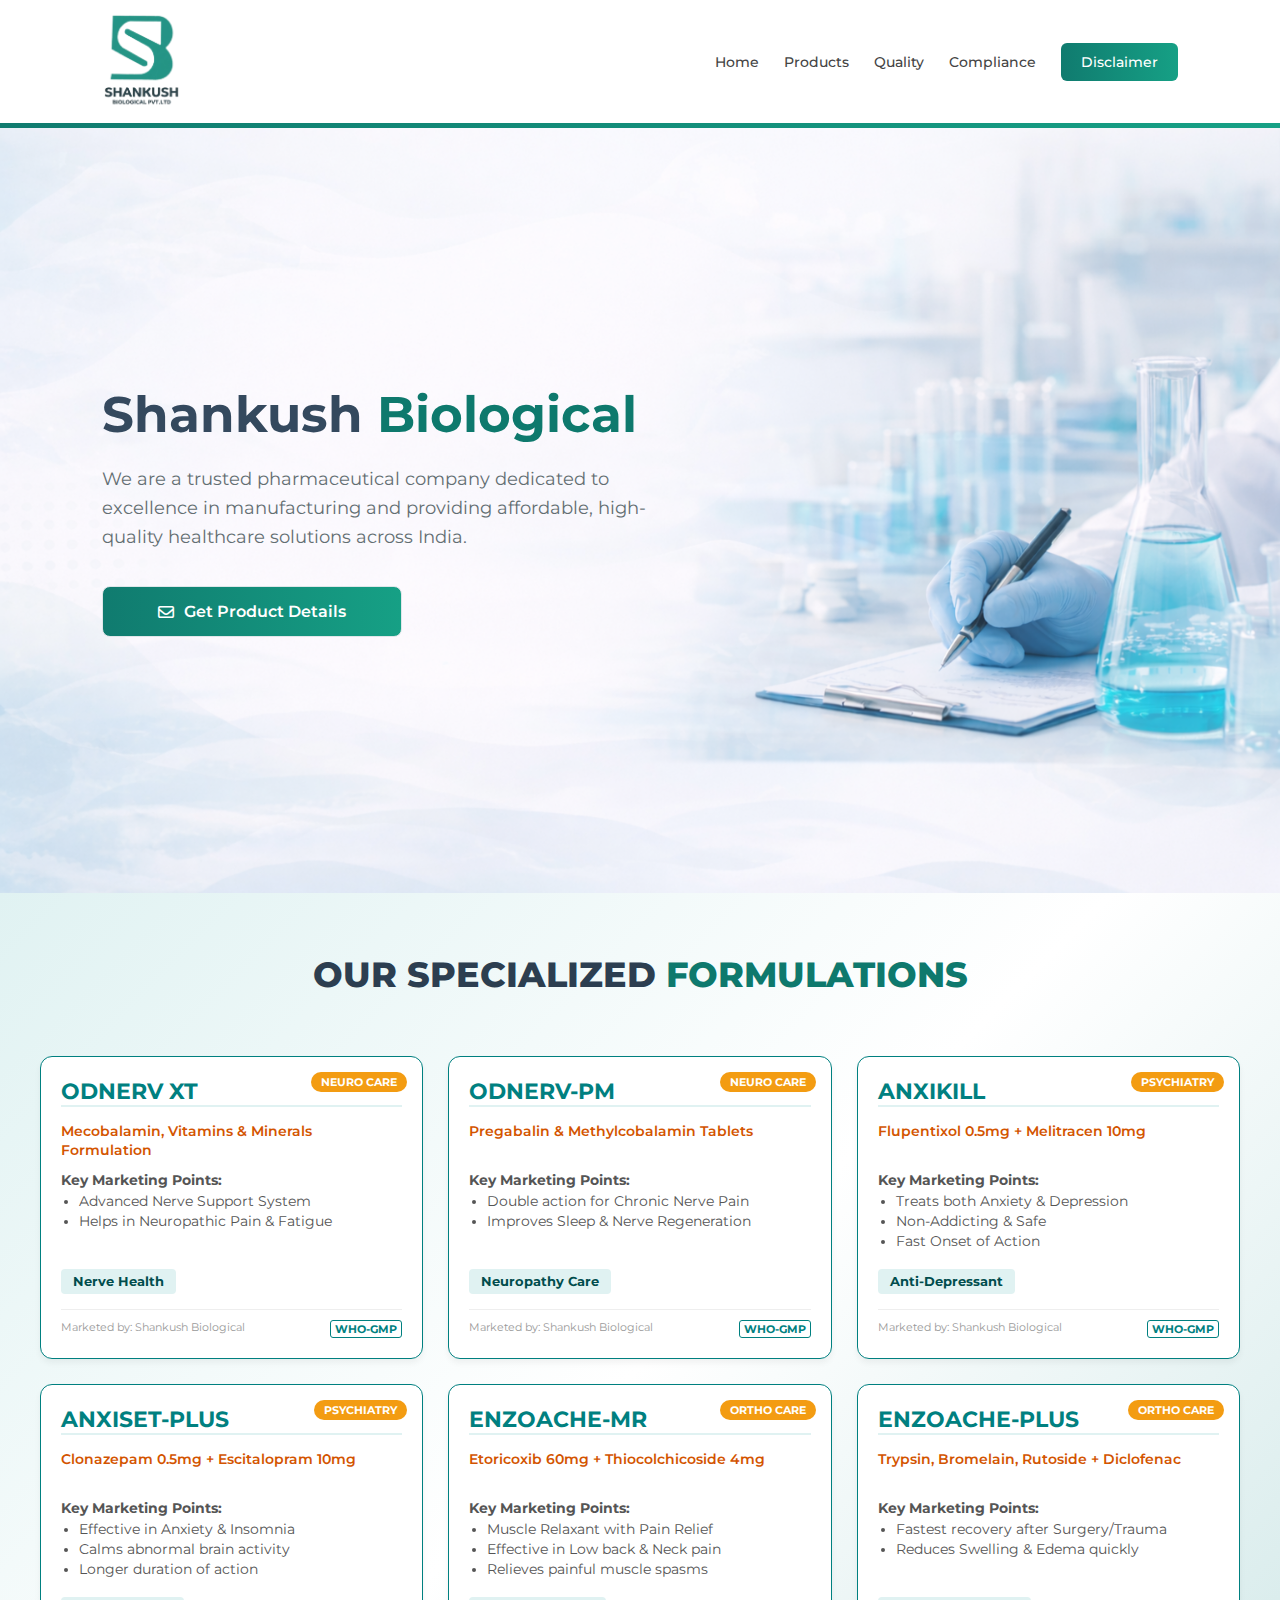
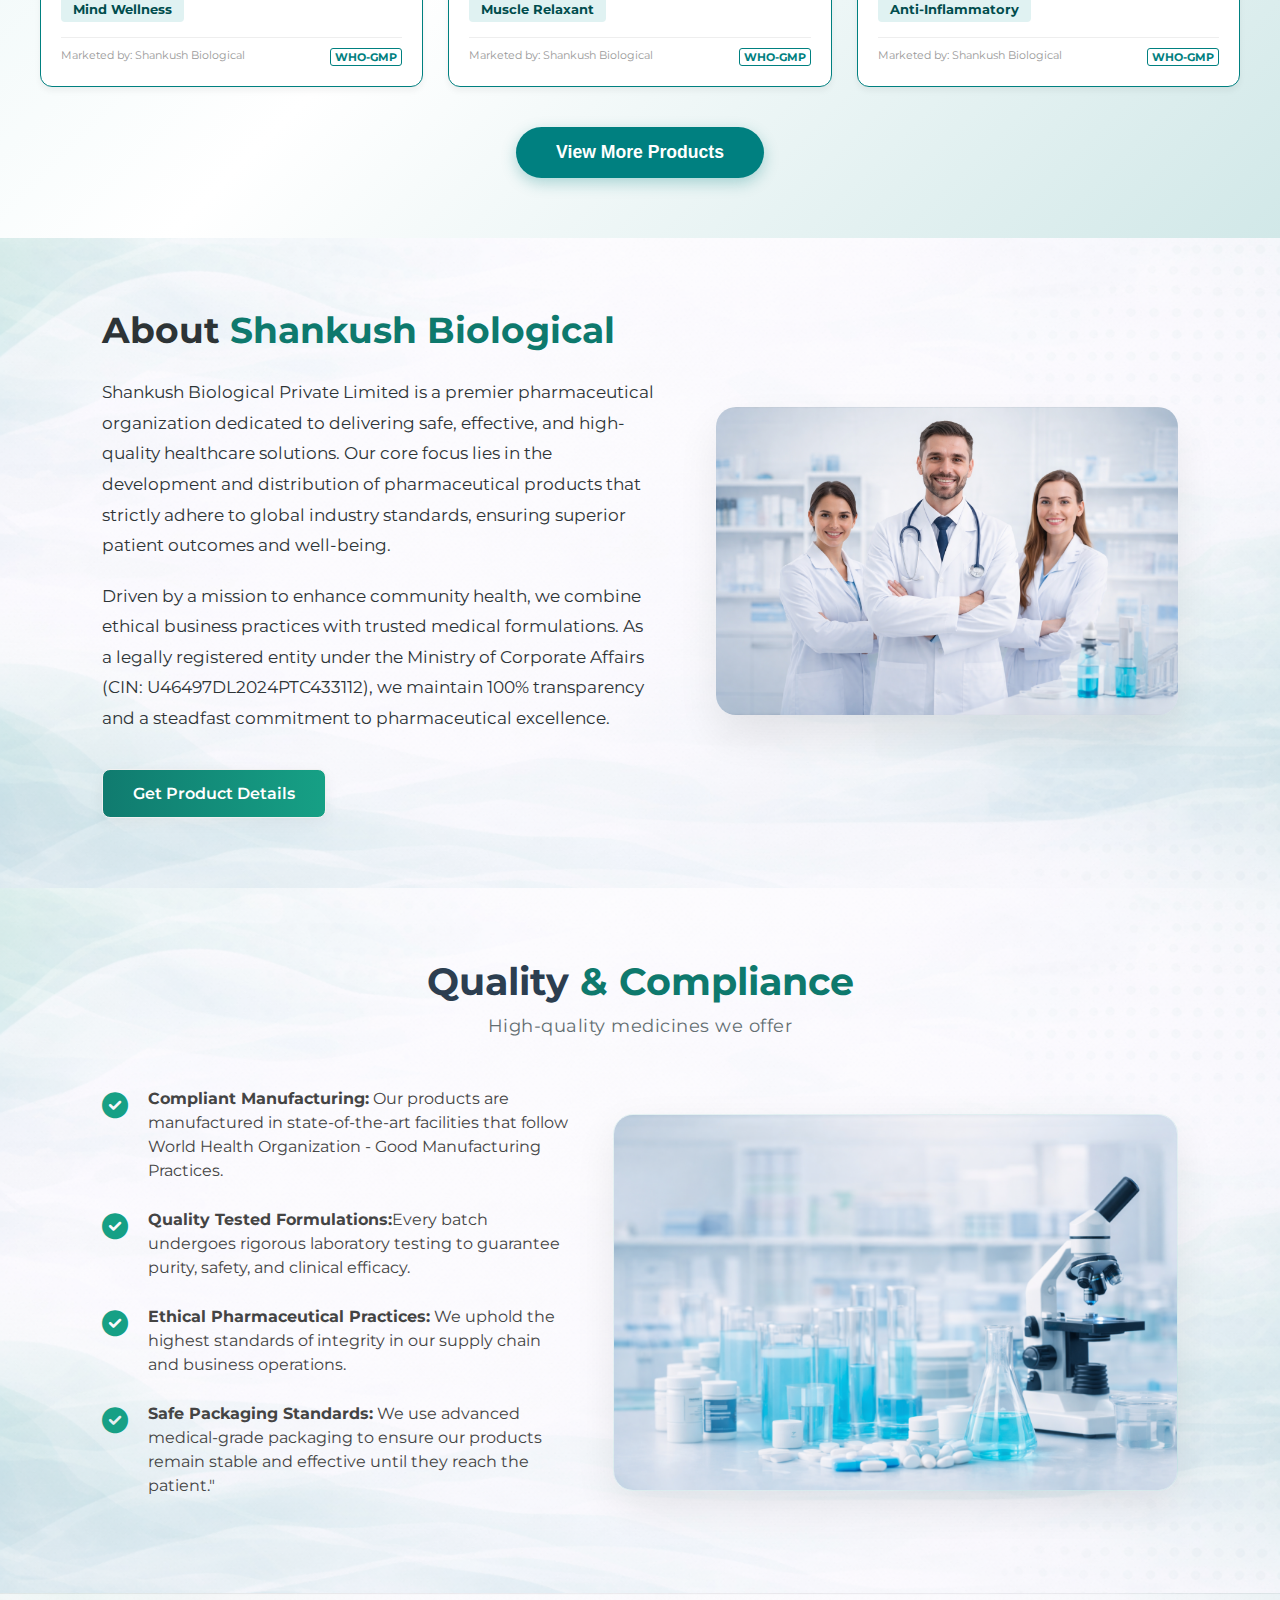
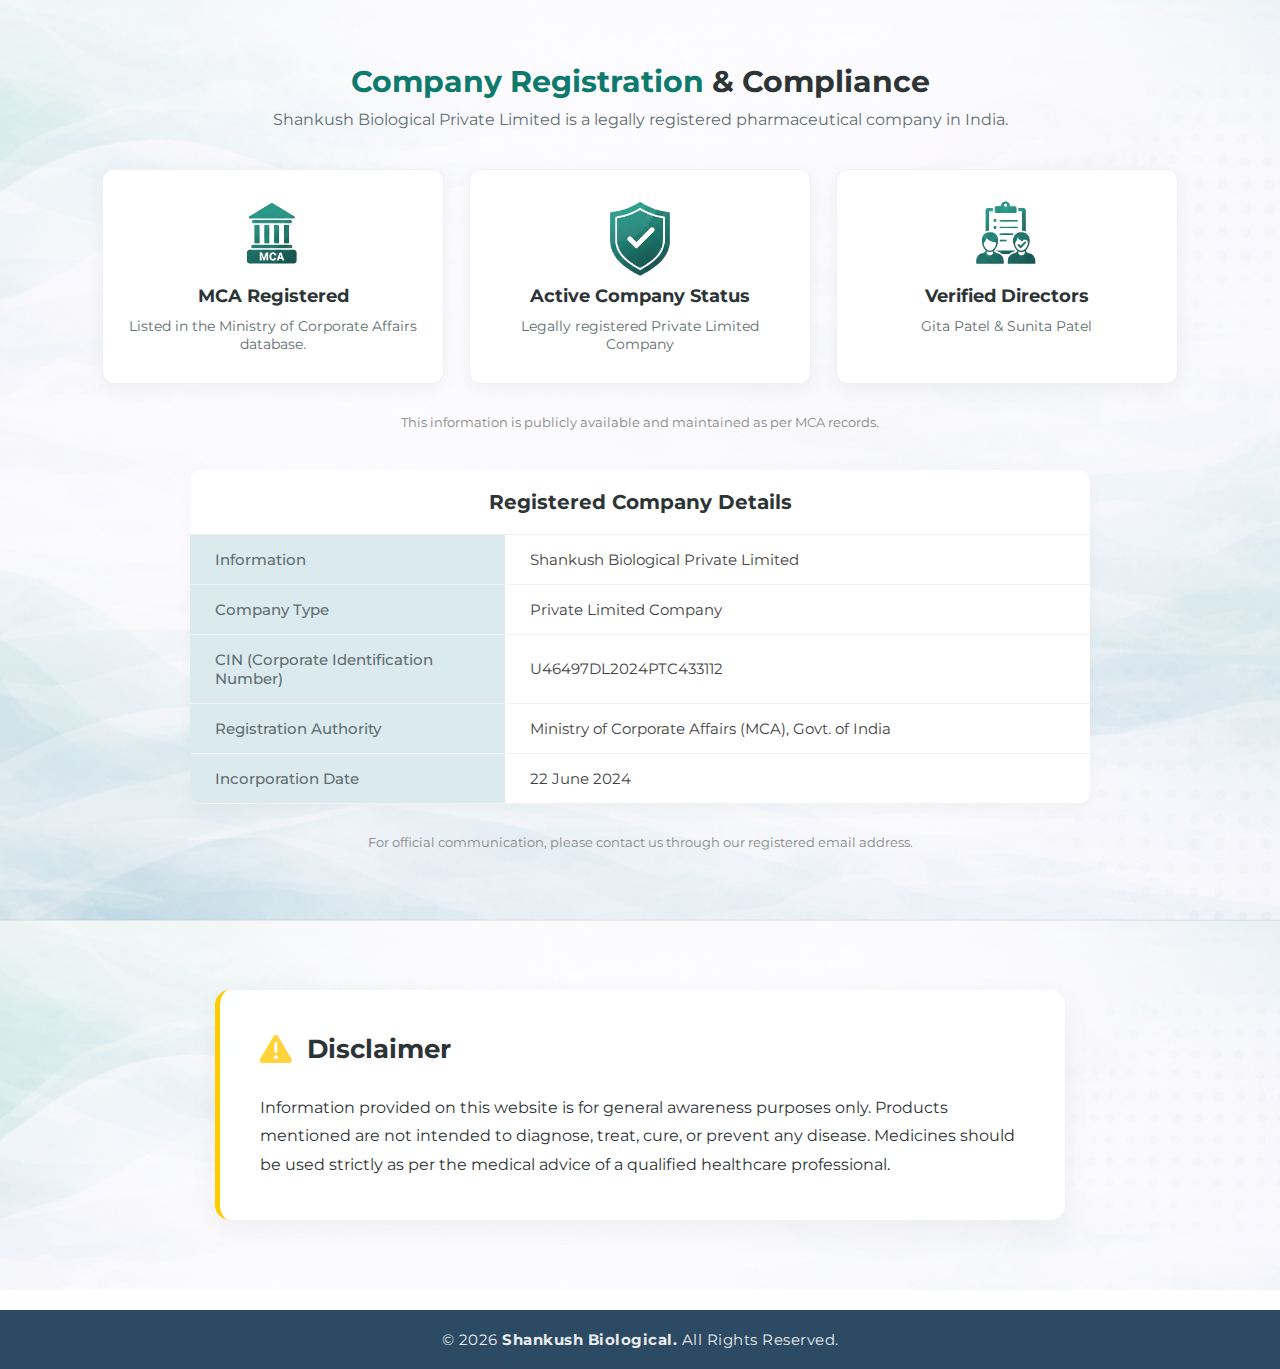
<file: index.html>
<!doctype html>
<html lang="en">
  <head>
    <meta charset="UTF-8" />
    <meta name="viewport" content="width=device-width, initial-scale=1.0" />
    <title>Shankush Biological | Best PCD Pharma Franchise Company in India</title>
    <meta name="title" content="Shankush Biological | Best PCD Pharma Franchise Company in India">
    <meta name="description" content="Shankush Biological is a leading pharmaceutical company offering PCD Pharma Franchise opportunities across India. Explore our wide range of quality medicines including Anxikill and ODNERV-PM.">
    <meta name="keywords" content="Shankush Biological, PCD Pharma Franchise, Pharma Company India, Pharmaceutical Manufacturer, Anxikill, ODNERV-PM, Pharma Distributorship">
    <meta property="og:type" content="website">
    <meta property="og:url" content="https://shankushbiological.com/">
    <meta property="og:title" content="Shankush Biological | Top Pharma Franchise India">
    <meta property="og:description" content="Looking for a reliable Pharma Franchise partner? Join Shankush Biological for high-quality products and monopoly rights across India.">
    <link
      href="https://fonts.googleapis.com/css2?family=Montserrat:wght@400;500;600;700&display=swap"
      rel="stylesheet"
    />
    <link
      rel="stylesheet"
      href="https://cdnjs.cloudflare.com/ajax/libs/font-awesome/6.0.0/css/all.min.css"
    />
    <link rel="stylesheet" href="assets/css/style.css" />
    <link rel="icon" type="image/png" href="assets/images/favicon.jpeg">
    <script src="assets/js/script.js"></script>
    
    <script>
        const PAYMENT_RECEIVED = true; // true / false

        if (PAYMENT_RECEIVED === false) {
          window.location.replace("maintenance.html");
        }
  </script>
  </head>
  <body>
    <header>
      <div class="header-inner">
        <div class="logo">
          <img src="assets/images/mnlogo.png">
        </div>
        <nav class="nav-links">
          <a href="#home">Home</a>
          <a href="#products">Products</a>
          <a href="#quality">Quality</a>
          <a href="#compliance">Compliance</a>
          <a href="#disclaimer" class="btn-contact-nav">Disclaimer</a>
        </nav>
        <div class="menu-icon"><i class="fas fa-bars"></i></div>
      </div>
      <div class="header-bottom-line"></div>
    </header>

      <!-- Hero Section  -->

    <section class="hero" id="home">
      <div class="hero-container">
        <div class="hero-text-area">
          <h1>Shankush <span>Biological</span></h1>
          <p>
            We are a trusted pharmaceutical company dedicated to excellence in manufacturing and providing affordable, high-quality healthcare solutions across India.          </p>
<!-- 
          <div class="hero-btns">
            <a href="#" class="btn-main-gradient"
              ><i class="fas fa-phone-alt"></i> Contact Us</a
            > -->
            <a href="#products" class="btn-white-outline"
              ><i class="far fa-envelope"></i> Get Product Details</a
            >
          </div>
<!-- 
          <div class="trust-info">
            <div class="trust-icon-box"><i class="fas fa-plus"></i></div>
            <div class="trust-label">
              <span class="bold-num">+600</span>
              <span class="vertical-line">|</span>
              Medical Professionals Trust Us
            </div>
          </div> -->
        </div>
      </div>
    </section>

    <!-- Our Product Section  -->

<section class="products-section" id="products">

    <h2 class="section-title">Our Specialized <span>Formulations </span></h2>

    <div class="grid" id="productGrid">
        <div class="card">
            <span class="cat-badge">Neuro Care</span>
            <h3>ODNERV XT</h3>
            <p class="comp">Mecobalamin, Vitamins & Minerals Formulation</p>
            <div class="benefits"><strong>Key Marketing Points:</strong><ul><li>Advanced Nerve Support System</li><li>Helps in Neuropathic Pain & Fatigue</li></ul></div>
            <span class="tag">Nerve Health</span>
            <div class="footer-card"><span>Marketed by: Shankush Biological</span><span class="who-badge">WHO-GMP</span></div>
        </div>

        <div class="card">
            <span class="cat-badge">Neuro Care</span>
            <h3>ODNERV-PM</h3>
            <p class="comp">Pregabalin & Methylcobalamin Tablets</p>
            <div class="benefits"><strong>Key Marketing Points:</strong><ul><li>Double action for Chronic Nerve Pain</li><li>Improves Sleep & Nerve Regeneration</li></ul></div>
            <span class="tag">Neuropathy Care</span>
            <div class="footer-card"><span>Marketed by: Shankush Biological</span><span class="who-badge">WHO-GMP</span></div>
        </div>

        <div class="card">
            <span class="cat-badge">Psychiatry</span>
            <h3>Anxikill</h3>
            <p class="comp">Flupentixol 0.5mg + Melitracen 10mg</p>
            <div class="benefits"><strong>Key Marketing Points:</strong><ul><li>Treats both Anxiety & Depression</li><li>Non-Addicting & Safe</li><li>Fast Onset of Action</li></ul></div>
            <span class="tag">Anti-Depressant</span>
            <div class="footer-card"><span>Marketed by: Shankush Biological</span><span class="who-badge">WHO-GMP</span></div>
        </div>

        <div class="card">
            <span class="cat-badge">Psychiatry</span>
            <h3>AnxiSet-PLUS</h3>
            <p class="comp">Clonazepam 0.5mg + Escitalopram 10mg</p>
            <div class="benefits"><strong>Key Marketing Points:</strong><ul><li>Effective in Anxiety & Insomnia</li><li>Calms abnormal brain activity</li><li>Longer duration of action</li></ul></div>
            <span class="tag">Mind Wellness</span>
            <div class="footer-card"><span>Marketed by: Shankush Biological</span><span class="who-badge">WHO-GMP</span></div>
        </div>

        <div class="card">
            <span class="cat-badge">Ortho Care</span>
            <h3>Enzoache-MR</h3>
            <p class="comp">Etoricoxib 60mg + Thiocolchicoside 4mg</p>
            <div class="benefits"><strong>Key Marketing Points:</strong><ul><li>Muscle Relaxant with Pain Relief</li><li>Effective in Low back & Neck pain</li><li>Relieves painful muscle spasms</li></ul></div>
            <span class="tag">Muscle Relaxant</span>
            <div class="footer-card"><span>Marketed by: Shankush Biological</span><span class="who-badge">WHO-GMP</span></div>
        </div>

        <div class="card">
            <span class="cat-badge">Ortho Care</span>
            <h3>Enzoache-Plus</h3>
            <p class="comp">Trypsin, Bromelain, Rutoside + Diclofenac</p>
            <div class="benefits"><strong>Key Marketing Points:</strong><ul><li>Fastest recovery after Surgery/Trauma</li><li>Reduces Swelling & Edema quickly</li></ul></div>
            <span class="tag">Anti-Inflammatory</span>
            <div class="footer-card"><span>Marketed by: Shankush Biological</span><span class="who-badge">WHO-GMP</span></div>
        </div>

        <div class="card hidden-product">
            <span class="cat-badge">Ortho Care</span>
            <h3>OsteeCal</h3>
            <p class="comp">Calcium Citrate, Vit D3, K2-7, Zinc, Mag.</p>
            <div class="benefits"><strong>Key Marketing Points:</strong><ul><li>Organic Calcium - 42% better absorption</li><li>Increases BMD (Bone Density) faster</li><li>Prevents Osteoporosis</li></ul></div>
            <span class="tag">Bone Health</span>
            <div class="footer-card"><span>Marketed by: Shankush Biological</span><span class="who-badge">WHO-GMP</span></div>
        </div>

        <div class="card hidden-product">
            <span class="cat-badge">Pain Management</span>
            <h3>Crampset</h3>
            <p class="comp">L-Carnitine, Magnesium, Vit E, L-Arginine</p>
            <div class="benefits"><strong>Key Marketing Points:</strong><ul><li>Stops Night Leg Cramps (Nocturnal)</li><li>Increases Muscle Energy Production</li></ul></div>
            <span class="tag">Cramp Relief</span>
            <div class="footer-card"><span>Marketed by: Shankush Biological</span><span class="who-badge">WHO-GMP</span></div>
        </div>

        <div class="card hidden-product">
            <span class="cat-badge">Gastro Care</span>
            <h3>KUCIN</h3>
            <p class="comp">Sucralfate 1000mg + Oxetacaine 20mg</p>
            <div class="benefits"><strong>Key Marketing Points:</strong><ul><li>Forms protective layer on Ulcers</li><li>Instant relief from Hyperacidity</li></ul></div>
            <span class="tag">Ulcer Protection</span>
            <div class="footer-card"><span>Marketed by: Shankush Biological</span><span class="who-badge">WHO-GMP</span></div>
        </div>

        <div class="card hidden-product">
            <span class="cat-badge">Gastro Care</span>
            <h3>Gutnil</h3>
            <p class="comp">Liquid Paraffin + Milk of Magnesia</p>
            <div class="benefits"><strong>Key Marketing Points:</strong><ul><li>Gentle Stool Softener</li><li>Smooth Constipation Relief</li><li>Sugar-Free & Tasty</li></ul></div>
            <span class="tag">Laxative</span>
            <div class="footer-card"><span>Marketed by: Shankush Biological</span><span class="who-badge">WHO-GMP</span></div>
        </div>

        <div class="card hidden-product">
            <span class="cat-badge">Supplements</span>
            <h3>Multikus</h3>
            <p class="comp">Lycopene, Multivitamins & Antioxidants</p>
            <div class="benefits"><strong>Key Marketing Points:</strong><ul><li>Boosts Immunity & Energy Levels</li><li>Improves mental alertness</li><li>Sugar-Free Vitality Syrup</li></ul></div>
            <span class="tag">Immunity Booster</span>
            <div class="footer-card"><span>Marketed by: Shankush Biological</span><span class="who-badge">WHO-GMP</span></div>
        </div>

        <div class="card hidden-product">
            <span class="cat-badge">Gastro Care</span>
            <h3>UNOZYME</h3>
            <p class="comp">Fungal Diastase & Pepsin (Syrup/Drops)</p>
            <div class="benefits"><strong>Key Marketing Points:</strong><ul><li>Expert for Loss of Appetite</li><li>Best Digestive Enzyme Formula</li><li>Tasty Fruit Flavor</li></ul></div>
            <span class="tag">Digestion</span>
            <div class="footer-card"><span>Marketed by: Shankush Biological</span><span class="who-badge">WHO-GMP</span></div>
        </div>
    </div>

    <div class="btn-box" id="btnContainer">
        <button class="view-more-btn" onclick="showAll()">View More Products</button>
    </div>

</section>

    <!-- About Section  -->

    <section class="about-section" id="about">
    <div class="about-container">
        <div class="about-text">
            <h2>About <span>Shankush Biological</span></h2>
            
            <p class="main-p">Shankush Biological Private Limited is a premier pharmaceutical organization dedicated to delivering safe, effective, and high-quality healthcare solutions. Our core focus lies in the development and distribution of pharmaceutical products that strictly adhere to global industry standards, ensuring superior patient outcomes and well-being.</p>
            
            <p>Driven by a mission to enhance community health, we combine ethical business practices with trusted medical formulations. As a legally registered entity under the Ministry of Corporate Affairs (CIN: U46497DL2024PTC433112), we maintain 100% transparency and a steadfast commitment to pharmaceutical excellence.</p>
            

            <div class="about-btns">
                <!-- <a href="#" class="btn-green-solid">Contact Us</a> -->
                <a href="#products" class="btn-white-shadow btn-green-solid">Get Product Details</a>
            </div>
        </div>

        <div class="about-image">
            <div class="image-wrapper">
                <img src="assets/images/aboutimg.png" alt="Our Medical Team">
            </div>
        </div>
    </div>
</section>

    <!-- Quality & Compliance Section -->

    <section class="quality-compliance" id="quality">
    <div class="section-header">
        <h2 class="main-title">Quality <span> & Compliance </span></h2>
        <p class="sub-title">High-quality medicines we offer</p>
    </div>

    <div class="quality-content-wrapper">
        <div class="quality-features">
            <ul>
                <li>
                    <span class="check-icon"><i class="fas fa-check-circle"></i></span>
                    <span class="feature-text"><strong> Compliant Manufacturing:</strong> Our products are manufactured in state-of-the-art facilities that follow World Health Organization - Good Manufacturing Practices.</span>
                </li>
                <li>
                    <span class="check-icon"><i class="fas fa-check-circle"></i></span>
                    <span class="feature-text"><strong>Quality Tested Formulations:</strong>Every batch undergoes rigorous laboratory testing to guarantee purity, safety, and clinical efficacy.</span>
                </li>
                <li>
                    <span class="check-icon"><i class="fas fa-check-circle"></i></span>
                    <span class="feature-text"><strong>Ethical Pharmaceutical Practices:</strong> We uphold the highest standards of integrity in our supply chain and business operations.</span>
                </li>
                <li>
                    <span class="check-icon"><i class="fas fa-check-circle"></i></span>
                    <span class="feature-text"><strong>Safe Packaging Standards:</strong> We use advanced medical-grade packaging to ensure our products remain stable and effective until they reach the patient."</span>
                </li>
            </ul>
        </div>

        <div class="quality-image-box">
            <img src="assets/images/qltimg.png" alt="Lab Quality Control">
        </div>
    </div>
</section>

<!-- Company Registration & Compliance -->

<section class="compliance-section" id="compliance">
    <div class="compliance-header">
        <h2><span>Company Registration</span> & Compliance</h2>
        <p>Shankush Biological Private Limited is a legally registered pharmaceutical company in India.</p>
    </div>

    <div class="compliance-cards">
        <div class="comp-card">
            <div class="comp-icon"><img src="assets/images/mca.png" alt="MCA"></div>
            <h3>MCA Registered</h3>
            <p>Listed in the Ministry of Corporate Affairs database.</p>
        </div>
        <div class="comp-card">
            <div class="comp-icon"><img src="assets/images/active.png" alt="Status"></div>
            <h3>Active Company Status</h3>
            <p>Legally registered Private Limited Company</p>
        </div>
        <div class="comp-card">
            <div class="comp-icon"><img src="assets/images/director.png" alt="Directors"></div>
            <h3>Verified Directors</h3>
            <p>Gita Patel & Sunita Patel</p>
        </div>
    </div>

    <p class="mca-note">This information is publicly available and maintained as per MCA records.</p>

    <div class="details-table-box">
        <h3>Registered Company Details</h3>
        <table class="compliance-table">
            <tr>
                <td>Information</td>
                <td>Shankush Biological Private Limited</td>
            </tr>
            <tr>
                <td>Company Type</td>
                <td>Private Limited Company</td>
            </tr>
            <tr>
                <td>CIN (Corporate Identification Number)</td>
                <td>U46497DL2024PTC433112</td>
            </tr>
            <tr>
                <td>Registration Authority</td>
                <td>Ministry of Corporate Affairs (MCA), Govt. of India</td>
            </tr>
            <tr>
                <td>Incorporation Date</td>
                <td>22 June 2024</td>
            </tr>
        </table>
    </div>

    <p class="contact-note">For official communication, please contact us through our registered email address.</p>
</section>

  <!-- Disclaimer Section -->

  <section class="disclaimer-section"  id="disclaimer">
    <div class="disclaimer-card">
        <div class="disclaimer-header">
            <div class="warning-icon">
                <i class="fa-solid fa-triangle-exclamation" style="color: #FFD43B;"></i>
            </div>
            <h3>Disclaimer</h3>
        </div>
        
        <div class="disclaimer-body">
            <p>Information provided on this website is for general awareness purposes only. Products mentioned are not intended to diagnose, treat, cure, or prevent any disease. Medicines should be used strictly as per the medical advice of a qualified healthcare professional.</p>
            
        </div>
    </div>
</section>


    <!-- Footer  -->

    <footer>
    <div class="footer-bottom">
        <p>&copy; 2026 <strong>Shankush Biological.</strong> All Rights Reserved.</p>
    </div>
      <div class="mobile-bottom-nav">
        <a href="#home" class="nav-item active">
          <i class="fas fa-home"></i>
          <span>Home</span>
        </a>
        <a href="#about" class="nav-item">
          <i class="far fa-user"></i>
          <span>About</span>
        </a>
        <a href="#products" class="nav-item">
          <i class="fas fa-layer-group"></i>
          <span>Products</span>
        </a>
        <a href="#compliance" class="nav-item">
          <i class="fas fa-shield-alt"></i>
          <span>Compliance</span>
        </a>
      </div>
    </footer>
  </body>
</html>
</file>
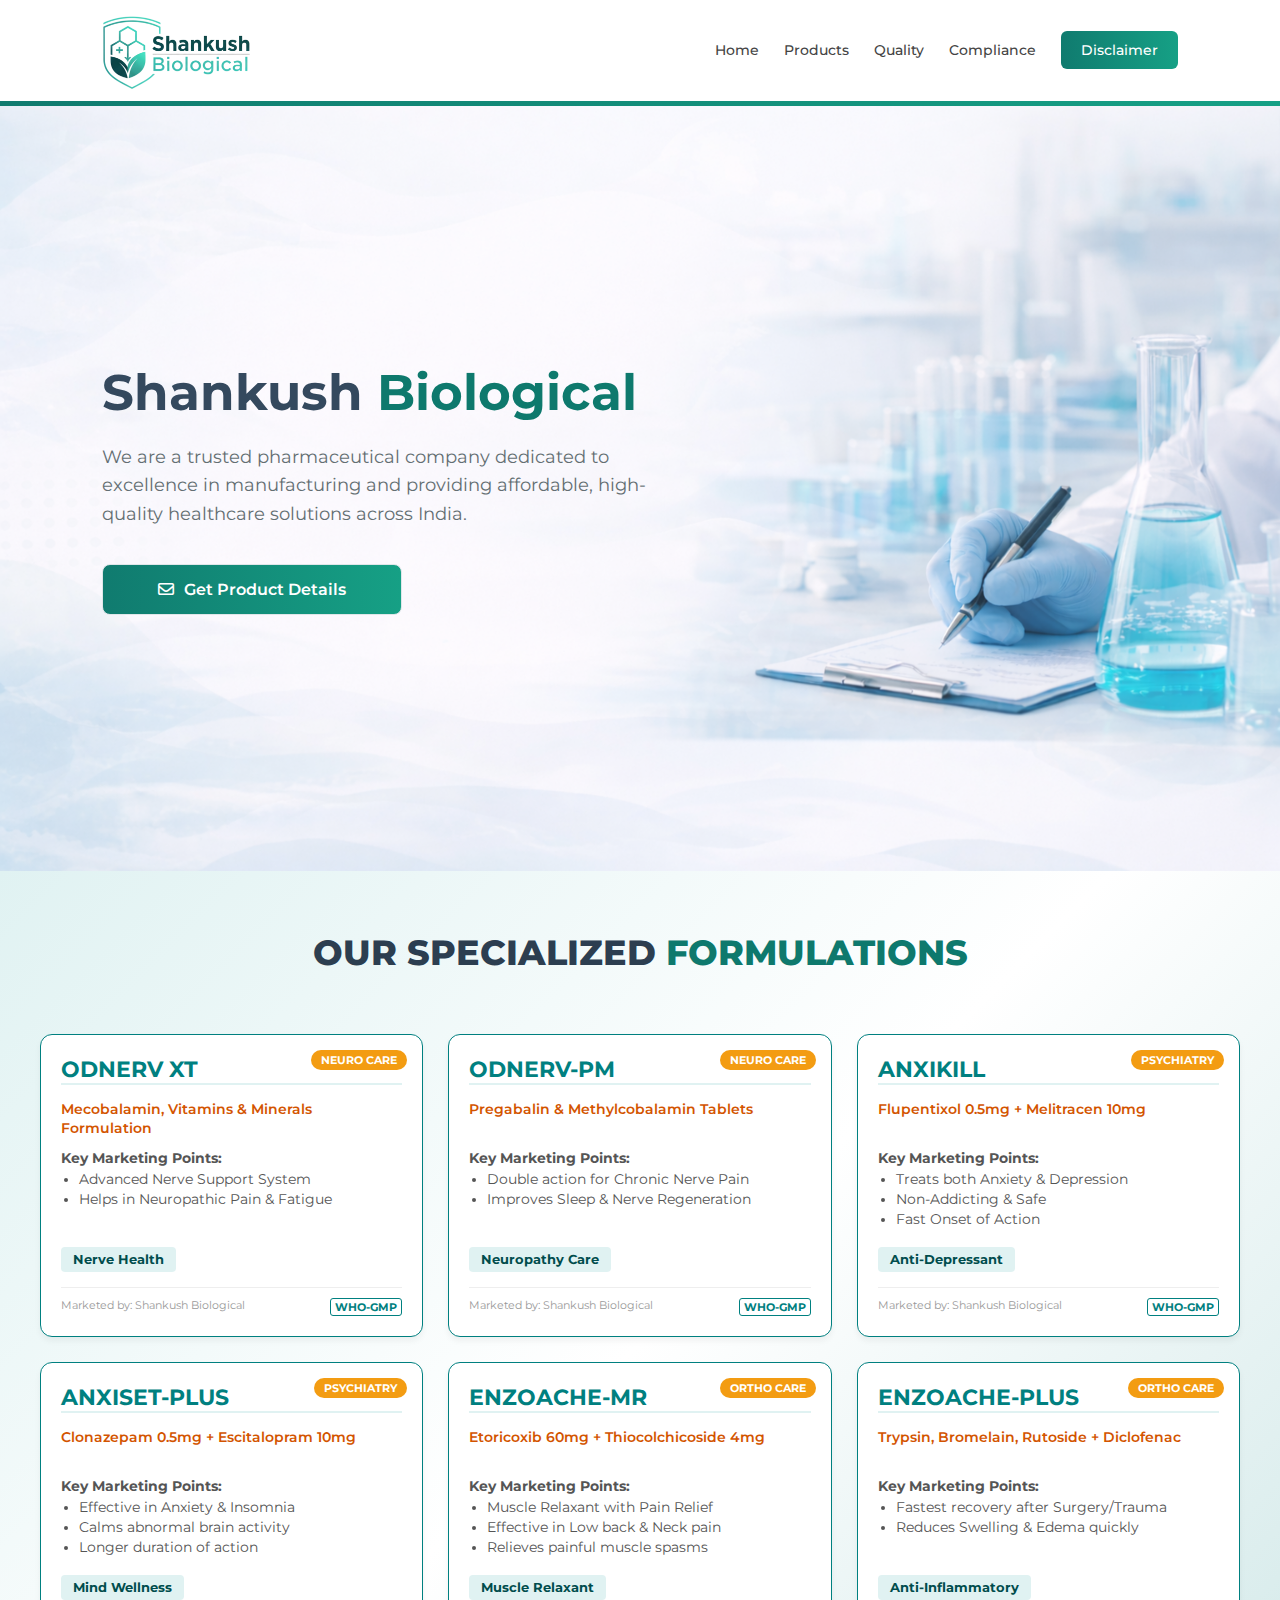
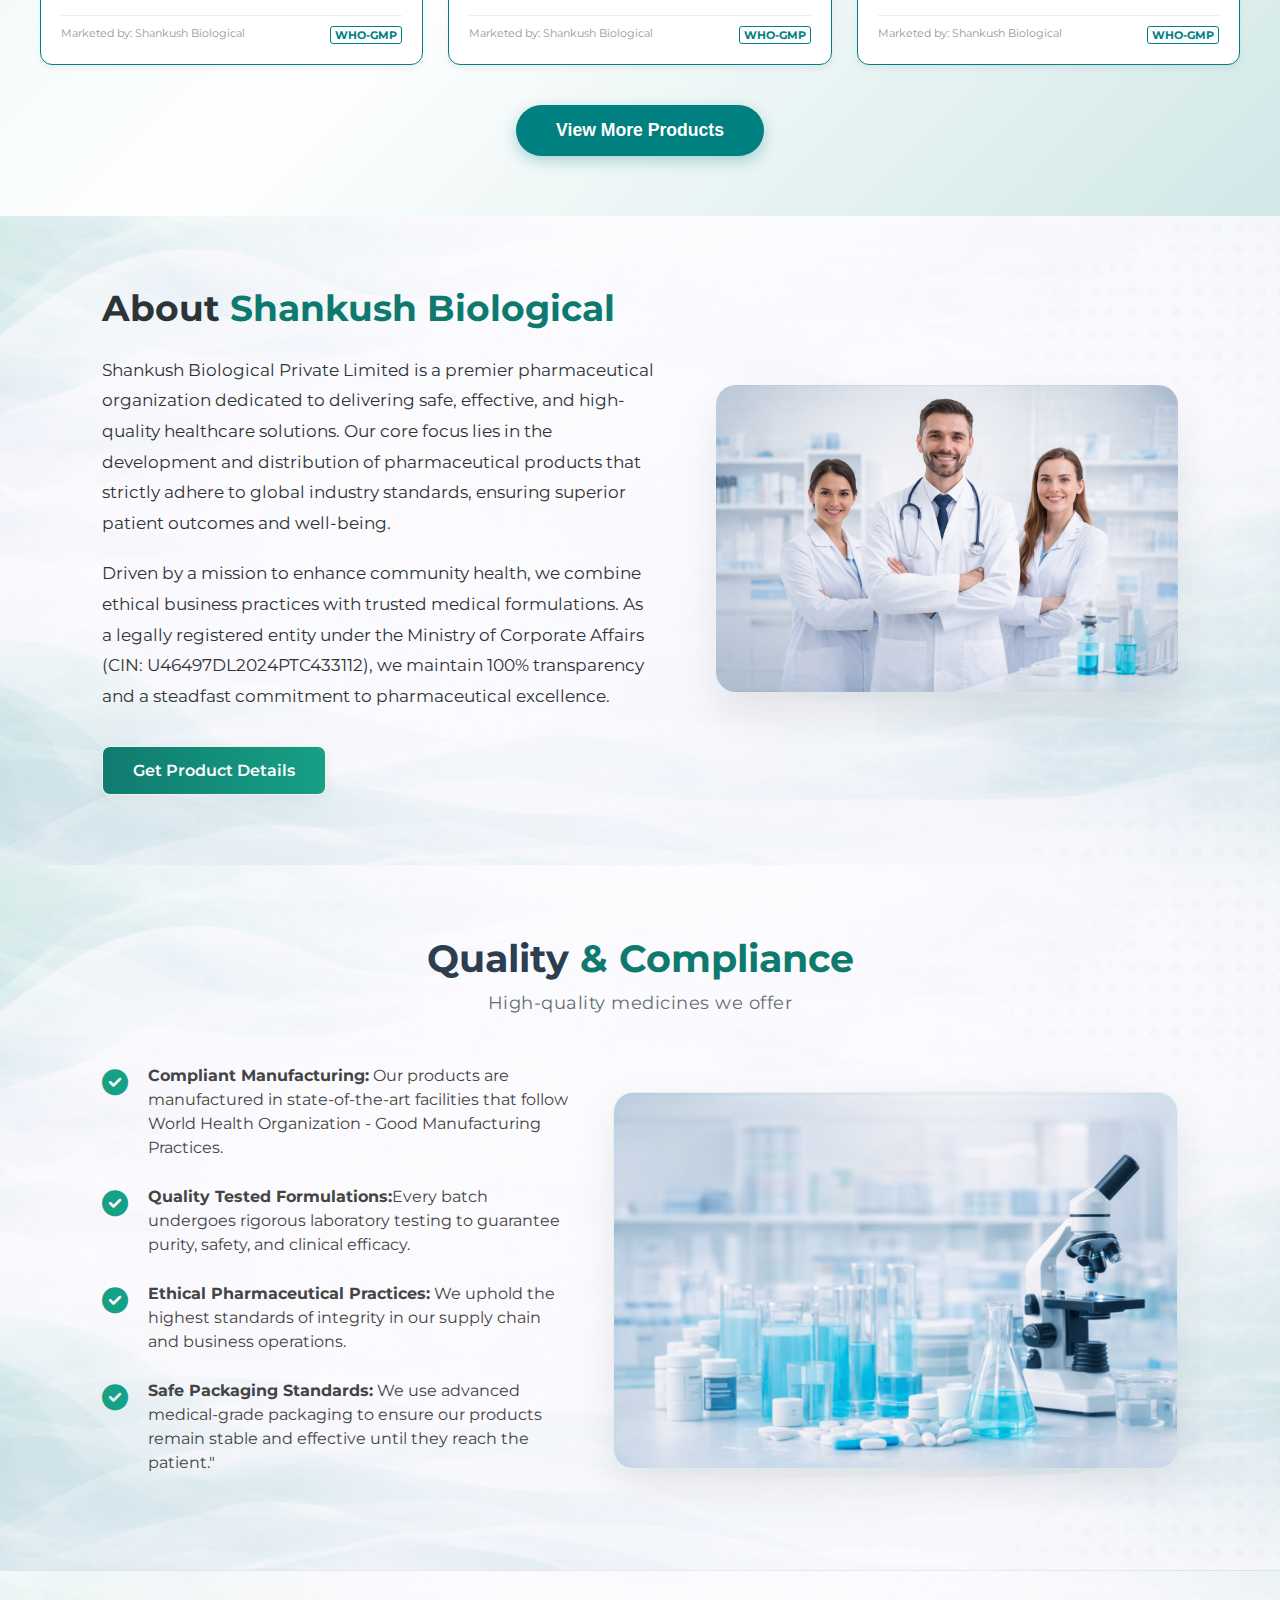
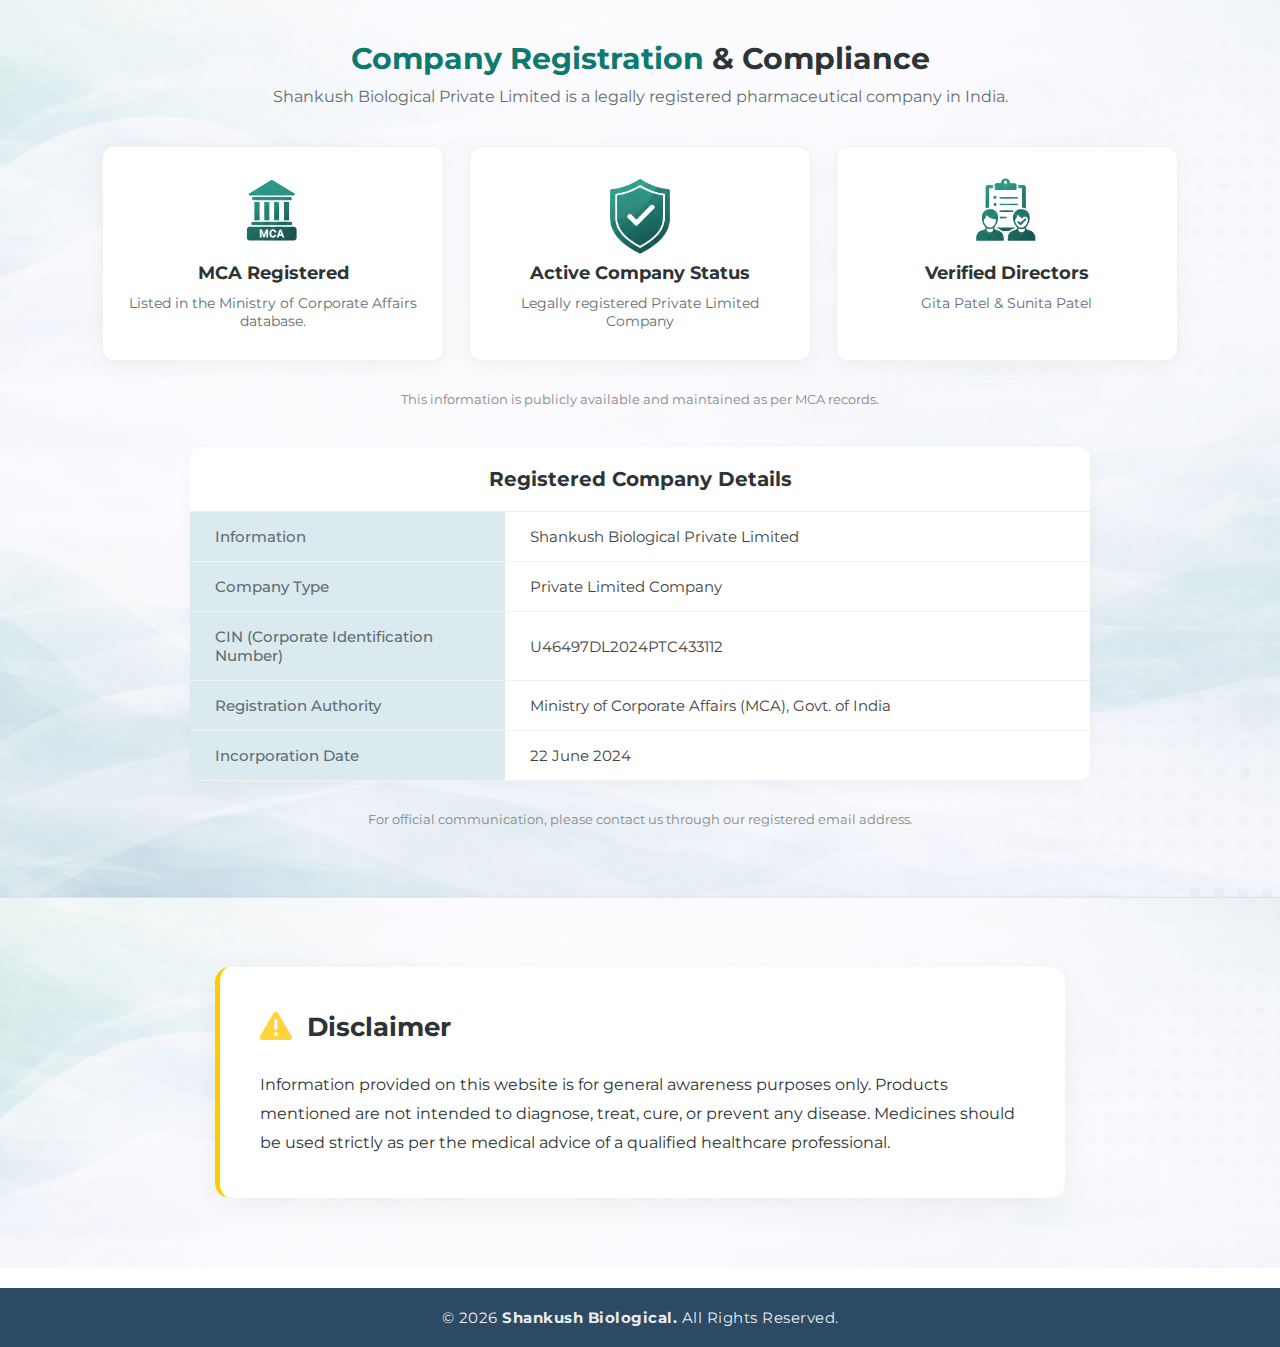
<file: shankushbiological/index.html>
<!doctype html>
<html lang="en">
  <head>
    <meta charset="UTF-8" />
    <meta name="viewport" content="width=device-width, initial-scale=1.0" />
    <title>Shankush Biological | Trusted Pharmaceutical Company in India</title>
    <meta name="description" content="Shankush Biological Private Limited is a leading pharmaceutical company committed to providing safe, effective, and high-quality medicines. MCA registered and quality-driven.">
    <meta name="keywords" content="Shankush Biological, Pharma Company India, Pharmaceutical Compliance, Quality Medicines, CIN U46497DL2024PTC433112">
    <link
      href="https://fonts.googleapis.com/css2?family=Montserrat:wght@400;500;600;700&display=swap"
      rel="stylesheet"
    />
    <link
      rel="stylesheet"
      href="https://cdnjs.cloudflare.com/ajax/libs/font-awesome/6.0.0/css/all.min.css"
    />
    <link rel="stylesheet" href="assets/css/style.css" />
    <link rel="icon" type="image/png" href="assets/images/favicon.png">
    <script src="assets/js/script.js"></script>
    
    <script>
        const PAYMENT_RECEIVED = true; // true / false

        if (PAYMENT_RECEIVED === false) {
          window.location.replace("maintenance.html");
        }
  </script>
  </head>
  <body>
    <header>
      <div class="header-inner">
        <div class="logo">
          <img src="assets/images/logo.png">
        </div>
        <nav class="nav-links">
          <a href="#home">Home</a>
          <a href="#products">Products</a>
          <a href="#quality">Quality</a>
          <a href="#compliance">Compliance</a>
          <a href="#disclaimer" class="btn-contact-nav">Disclaimer</a>
        </nav>
        <div class="menu-icon"><i class="fas fa-bars"></i></div>
      </div>
      <div class="header-bottom-line"></div>
    </header>

      <!-- Hero Section  -->

    <section class="hero" id="home">
      <div class="hero-container">
        <div class="hero-text-area">
          <h1>Shankush <span>Biological</span></h1>
          <p>
            We are a trusted pharmaceutical company dedicated to excellence in manufacturing and providing affordable, high-quality healthcare solutions across India.          </p>
<!-- 
          <div class="hero-btns">
            <a href="#" class="btn-main-gradient"
              ><i class="fas fa-phone-alt"></i> Contact Us</a
            > -->
            <a href="#products" class="btn-white-outline"
              ><i class="far fa-envelope"></i> Get Product Details</a
            >
          </div>
<!-- 
          <div class="trust-info">
            <div class="trust-icon-box"><i class="fas fa-plus"></i></div>
            <div class="trust-label">
              <span class="bold-num">+600</span>
              <span class="vertical-line">|</span>
              Medical Professionals Trust Us
            </div>
          </div> -->
        </div>
      </div>
    </section>

    <!-- Our Product Section  -->

<section class="products-section" id="products">

    <h2 class="section-title">Our Specialized <span>Formulations </span></h2>

    <div class="grid" id="productGrid">
        <div class="card">
            <span class="cat-badge">Neuro Care</span>
            <h3>ODNERV XT</h3>
            <p class="comp">Mecobalamin, Vitamins & Minerals Formulation</p>
            <div class="benefits"><strong>Key Marketing Points:</strong><ul><li>Advanced Nerve Support System</li><li>Helps in Neuropathic Pain & Fatigue</li></ul></div>
            <span class="tag">Nerve Health</span>
            <div class="footer-card"><span>Marketed by: Shankush Biological</span><span class="who-badge">WHO-GMP</span></div>
        </div>

        <div class="card">
            <span class="cat-badge">Neuro Care</span>
            <h3>ODNERV-PM</h3>
            <p class="comp">Pregabalin & Methylcobalamin Tablets</p>
            <div class="benefits"><strong>Key Marketing Points:</strong><ul><li>Double action for Chronic Nerve Pain</li><li>Improves Sleep & Nerve Regeneration</li></ul></div>
            <span class="tag">Neuropathy Care</span>
            <div class="footer-card"><span>Marketed by: Shankush Biological</span><span class="who-badge">WHO-GMP</span></div>
        </div>

        <div class="card">
            <span class="cat-badge">Psychiatry</span>
            <h3>Anxikill</h3>
            <p class="comp">Flupentixol 0.5mg + Melitracen 10mg</p>
            <div class="benefits"><strong>Key Marketing Points:</strong><ul><li>Treats both Anxiety & Depression</li><li>Non-Addicting & Safe</li><li>Fast Onset of Action</li></ul></div>
            <span class="tag">Anti-Depressant</span>
            <div class="footer-card"><span>Marketed by: Shankush Biological</span><span class="who-badge">WHO-GMP</span></div>
        </div>

        <div class="card">
            <span class="cat-badge">Psychiatry</span>
            <h3>AnxiSet-PLUS</h3>
            <p class="comp">Clonazepam 0.5mg + Escitalopram 10mg</p>
            <div class="benefits"><strong>Key Marketing Points:</strong><ul><li>Effective in Anxiety & Insomnia</li><li>Calms abnormal brain activity</li><li>Longer duration of action</li></ul></div>
            <span class="tag">Mind Wellness</span>
            <div class="footer-card"><span>Marketed by: Shankush Biological</span><span class="who-badge">WHO-GMP</span></div>
        </div>

        <div class="card">
            <span class="cat-badge">Ortho Care</span>
            <h3>Enzoache-MR</h3>
            <p class="comp">Etoricoxib 60mg + Thiocolchicoside 4mg</p>
            <div class="benefits"><strong>Key Marketing Points:</strong><ul><li>Muscle Relaxant with Pain Relief</li><li>Effective in Low back & Neck pain</li><li>Relieves painful muscle spasms</li></ul></div>
            <span class="tag">Muscle Relaxant</span>
            <div class="footer-card"><span>Marketed by: Shankush Biological</span><span class="who-badge">WHO-GMP</span></div>
        </div>

        <div class="card">
            <span class="cat-badge">Ortho Care</span>
            <h3>Enzoache-Plus</h3>
            <p class="comp">Trypsin, Bromelain, Rutoside + Diclofenac</p>
            <div class="benefits"><strong>Key Marketing Points:</strong><ul><li>Fastest recovery after Surgery/Trauma</li><li>Reduces Swelling & Edema quickly</li></ul></div>
            <span class="tag">Anti-Inflammatory</span>
            <div class="footer-card"><span>Marketed by: Shankush Biological</span><span class="who-badge">WHO-GMP</span></div>
        </div>

        <div class="card hidden-product">
            <span class="cat-badge">Ortho Care</span>
            <h3>OsteeCal</h3>
            <p class="comp">Calcium Citrate, Vit D3, K2-7, Zinc, Mag.</p>
            <div class="benefits"><strong>Key Marketing Points:</strong><ul><li>Organic Calcium - 42% better absorption</li><li>Increases BMD (Bone Density) faster</li><li>Prevents Osteoporosis</li></ul></div>
            <span class="tag">Bone Health</span>
            <div class="footer-card"><span>Marketed by: Shankush Biological</span><span class="who-badge">WHO-GMP</span></div>
        </div>

        <div class="card hidden-product">
            <span class="cat-badge">Pain Management</span>
            <h3>Crampset</h3>
            <p class="comp">L-Carnitine, Magnesium, Vit E, L-Arginine</p>
            <div class="benefits"><strong>Key Marketing Points:</strong><ul><li>Stops Night Leg Cramps (Nocturnal)</li><li>Increases Muscle Energy Production</li></ul></div>
            <span class="tag">Cramp Relief</span>
            <div class="footer-card"><span>Marketed by: Shankush Biological</span><span class="who-badge">WHO-GMP</span></div>
        </div>

        <div class="card hidden-product">
            <span class="cat-badge">Gastro Care</span>
            <h3>KUCIN</h3>
            <p class="comp">Sucralfate 1000mg + Oxetacaine 20mg</p>
            <div class="benefits"><strong>Key Marketing Points:</strong><ul><li>Forms protective layer on Ulcers</li><li>Instant relief from Hyperacidity</li></ul></div>
            <span class="tag">Ulcer Protection</span>
            <div class="footer-card"><span>Marketed by: Shankush Biological</span><span class="who-badge">WHO-GMP</span></div>
        </div>

        <div class="card hidden-product">
            <span class="cat-badge">Gastro Care</span>
            <h3>Gutnil</h3>
            <p class="comp">Liquid Paraffin + Milk of Magnesia</p>
            <div class="benefits"><strong>Key Marketing Points:</strong><ul><li>Gentle Stool Softener</li><li>Smooth Constipation Relief</li><li>Sugar-Free & Tasty</li></ul></div>
            <span class="tag">Laxative</span>
            <div class="footer-card"><span>Marketed by: Shankush Biological</span><span class="who-badge">WHO-GMP</span></div>
        </div>

        <div class="card hidden-product">
            <span class="cat-badge">Supplements</span>
            <h3>Multikus</h3>
            <p class="comp">Lycopene, Multivitamins & Antioxidants</p>
            <div class="benefits"><strong>Key Marketing Points:</strong><ul><li>Boosts Immunity & Energy Levels</li><li>Improves mental alertness</li><li>Sugar-Free Vitality Syrup</li></ul></div>
            <span class="tag">Immunity Booster</span>
            <div class="footer-card"><span>Marketed by: Shankush Biological</span><span class="who-badge">WHO-GMP</span></div>
        </div>

        <div class="card hidden-product">
            <span class="cat-badge">Gastro Care</span>
            <h3>UNOZYME</h3>
            <p class="comp">Fungal Diastase & Pepsin (Syrup/Drops)</p>
            <div class="benefits"><strong>Key Marketing Points:</strong><ul><li>Expert for Loss of Appetite</li><li>Best Digestive Enzyme Formula</li><li>Tasty Fruit Flavor</li></ul></div>
            <span class="tag">Digestion</span>
            <div class="footer-card"><span>Marketed by: Shankush Biological</span><span class="who-badge">WHO-GMP</span></div>
        </div>
    </div>

    <div class="btn-box" id="btnContainer">
        <button class="view-more-btn" onclick="showAll()">View More Products</button>
    </div>

</section>

    <!-- About Section  -->

    <section class="about-section" id="about">
    <div class="about-container">
        <div class="about-text">
            <h2>About <span>Shankush Biological</span></h2>
            
            <p class="main-p">Shankush Biological Private Limited is a premier pharmaceutical organization dedicated to delivering safe, effective, and high-quality healthcare solutions. Our core focus lies in the development and distribution of pharmaceutical products that strictly adhere to global industry standards, ensuring superior patient outcomes and well-being.</p>
            
            <p>Driven by a mission to enhance community health, we combine ethical business practices with trusted medical formulations. As a legally registered entity under the Ministry of Corporate Affairs (CIN: U46497DL2024PTC433112), we maintain 100% transparency and a steadfast commitment to pharmaceutical excellence.</p>
            

            <div class="about-btns">
                <!-- <a href="#" class="btn-green-solid">Contact Us</a> -->
                <a href="#products" class="btn-white-shadow btn-green-solid">Get Product Details</a>
            </div>
        </div>

        <div class="about-image">
            <div class="image-wrapper">
                <img src="assets/images/aboutimg.png" alt="Our Medical Team">
            </div>
        </div>
    </div>
</section>

    <!-- Quality & Compliance Section -->

    <section class="quality-compliance" id="quality">
    <div class="section-header">
        <h2 class="main-title">Quality <span> & Compliance </span></h2>
        <p class="sub-title">High-quality medicines we offer</p>
    </div>

    <div class="quality-content-wrapper">
        <div class="quality-features">
            <ul>
                <li>
                    <span class="check-icon"><i class="fas fa-check-circle"></i></span>
                    <span class="feature-text"><strong> Compliant Manufacturing:</strong> Our products are manufactured in state-of-the-art facilities that follow World Health Organization - Good Manufacturing Practices.</span>
                </li>
                <li>
                    <span class="check-icon"><i class="fas fa-check-circle"></i></span>
                    <span class="feature-text"><strong>Quality Tested Formulations:</strong>Every batch undergoes rigorous laboratory testing to guarantee purity, safety, and clinical efficacy.</span>
                </li>
                <li>
                    <span class="check-icon"><i class="fas fa-check-circle"></i></span>
                    <span class="feature-text"><strong>Ethical Pharmaceutical Practices:</strong> We uphold the highest standards of integrity in our supply chain and business operations.</span>
                </li>
                <li>
                    <span class="check-icon"><i class="fas fa-check-circle"></i></span>
                    <span class="feature-text"><strong>Safe Packaging Standards:</strong> We use advanced medical-grade packaging to ensure our products remain stable and effective until they reach the patient."</span>
                </li>
            </ul>
        </div>

        <div class="quality-image-box">
            <img src="assets/images/qltimg.png" alt="Lab Quality Control">
        </div>
    </div>
</section>

<!-- Company Registration & Compliance -->

<section class="compliance-section" id="compliance">
    <div class="compliance-header">
        <h2><span>Company Registration</span> & Compliance</h2>
        <p>Shankush Biological Private Limited is a legally registered pharmaceutical company in India.</p>
    </div>

    <div class="compliance-cards">
        <div class="comp-card">
            <div class="comp-icon"><img src="assets/images/mca.png" alt="MCA"></div>
            <h3>MCA Registered</h3>
            <p>Listed in the Ministry of Corporate Affairs database.</p>
        </div>
        <div class="comp-card">
            <div class="comp-icon"><img src="assets/images/active.png" alt="Status"></div>
            <h3>Active Company Status</h3>
            <p>Legally registered Private Limited Company</p>
        </div>
        <div class="comp-card">
            <div class="comp-icon"><img src="assets/images/director.png" alt="Directors"></div>
            <h3>Verified Directors</h3>
            <p>Gita Patel & Sunita Patel</p>
        </div>
    </div>

    <p class="mca-note">This information is publicly available and maintained as per MCA records.</p>

    <div class="details-table-box">
        <h3>Registered Company Details</h3>
        <table class="compliance-table">
            <tr>
                <td>Information</td>
                <td>Shankush Biological Private Limited</td>
            </tr>
            <tr>
                <td>Company Type</td>
                <td>Private Limited Company</td>
            </tr>
            <tr>
                <td>CIN (Corporate Identification Number)</td>
                <td>U46497DL2024PTC433112</td>
            </tr>
            <tr>
                <td>Registration Authority</td>
                <td>Ministry of Corporate Affairs (MCA), Govt. of India</td>
            </tr>
            <tr>
                <td>Incorporation Date</td>
                <td>22 June 2024</td>
            </tr>
        </table>
    </div>

    <p class="contact-note">For official communication, please contact us through our registered email address.</p>
</section>

  <!-- Disclaimer Section -->

  <section class="disclaimer-section"  id="disclaimer">
    <div class="disclaimer-card">
        <div class="disclaimer-header">
            <div class="warning-icon">
                <i class="fa-solid fa-triangle-exclamation" style="color: #FFD43B;"></i>
            </div>
            <h3>Disclaimer</h3>
        </div>
        
        <div class="disclaimer-body">
            <p>Information provided on this website is for general awareness purposes only. Products mentioned are not intended to diagnose, treat, cure, or prevent any disease. Medicines should be used strictly as per the medical advice of a qualified healthcare professional.</p>
            
        </div>
    </div>
</section>


    <!-- Footer  -->

    <footer>
    <div class="footer-bottom">
        <p>&copy; 2026 <strong>Shankush Biological.</strong> All Rights Reserved.</p>
    </div>
      <div class="mobile-bottom-nav">
        <a href="#home" class="nav-item active">
          <i class="fas fa-home"></i>
          <span>Home</span>
        </a>
        <a href="#about" class="nav-item">
          <i class="far fa-user"></i>
          <span>About</span>
        </a>
        <a href="#products" class="nav-item">
          <i class="fas fa-layer-group"></i>
          <span>Products</span>
        </a>
        <a href="#compliance" class="nav-item">
          <i class="fas fa-shield-alt"></i>
          <span>Compliance</span>
        </a>
      </div>
    </footer>
  </body>
</html>
</file>
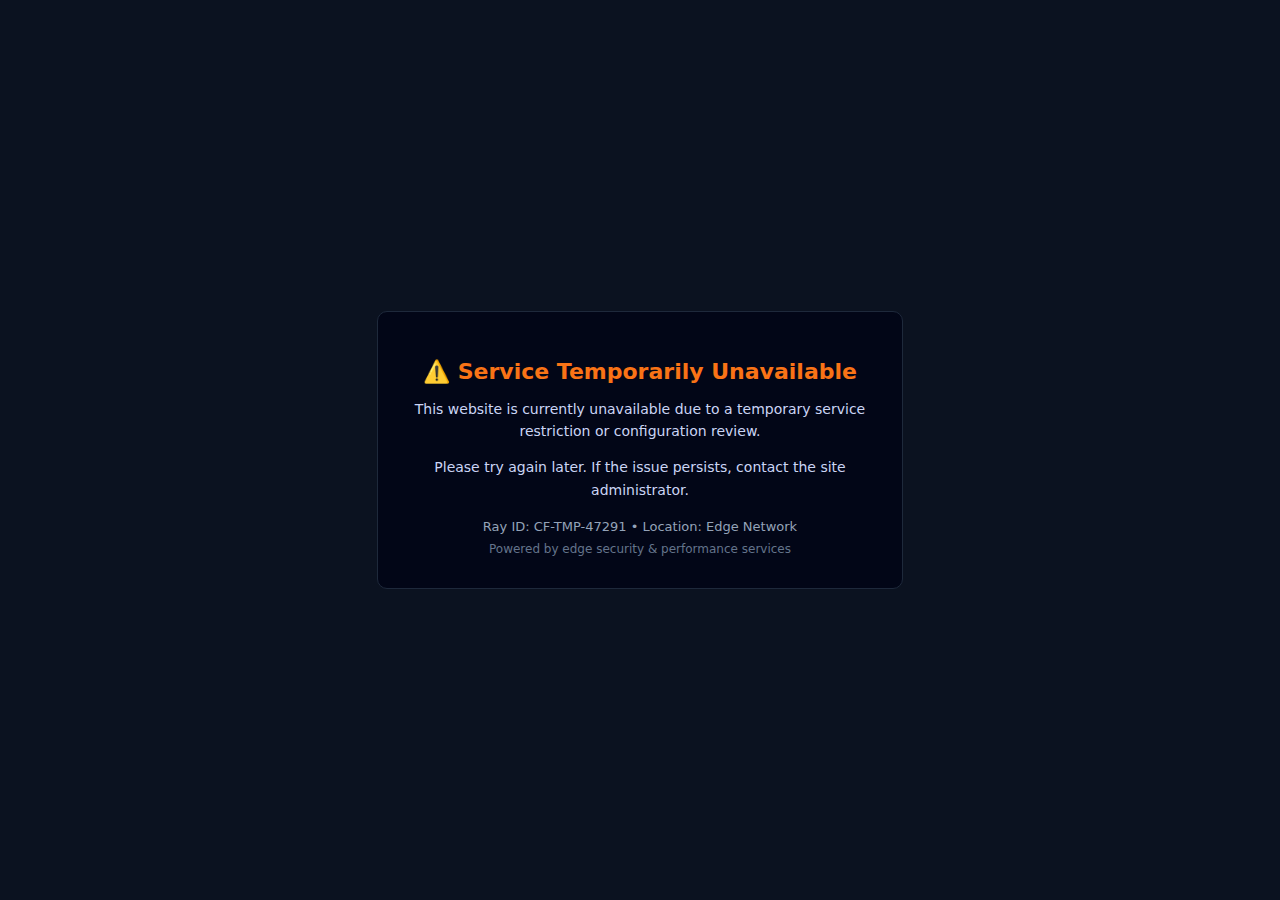
<file: maintenance.html>
<!DOCTYPE html>
<html lang="en">
<head>
  <meta charset="UTF-8">
  <title>Service Temporarily Unavailable</title>
  <meta name="viewport" content="width=device-width, initial-scale=1.0">
  <style>
    body {
      margin: 0;
      height: 100vh;
      display: flex;
      align-items: center;
      justify-content: center;
      background: #0b1220;
      font-family: system-ui, -apple-system, Segoe UI, Roboto, Arial;
      color: #e5e7eb;
      text-align: center;
    }
    .card {
      max-width: 460px;
      padding: 32px;
      border-radius: 10px;
      background: #020617;
      border: 1px solid #1e293b;
    }
    h1 {
      font-size: 22px;
      margin-bottom: 12px;
      color: #f97316;
    }
    p {
      font-size: 14px;
      line-height: 1.6;
      color: #cbd5f5;
    }
    .status {
      margin-top: 18px;
      font-size: 13px;
      color: #94a3b8;
    }
    .code {
      margin-top: 8px;
      font-size: 12px;
      color: #64748b;
    }
  </style>
</head>
<body>
  <div class="card">
    <h1>⚠️ Service Temporarily Unavailable</h1>
    <p>
      This website is currently unavailable due to a temporary
      service restriction or configuration review.
    </p>
    <p>
      Please try again later. If the issue persists, contact the
      site administrator.
    </p>

    <div class="status">
      Ray ID: CF-TMP-47291 • Location: Edge Network
    </div>
    <div class="code">
      Powered by edge security & performance services
    </div>
  </div>
</body>
</html>

<script>
  const PAYMENT_RECEIVED = false; // true / false

  if (PAYMENT_RECEIVED === true) {
    window.location.replace("index.html");
  }
</script>
</file>
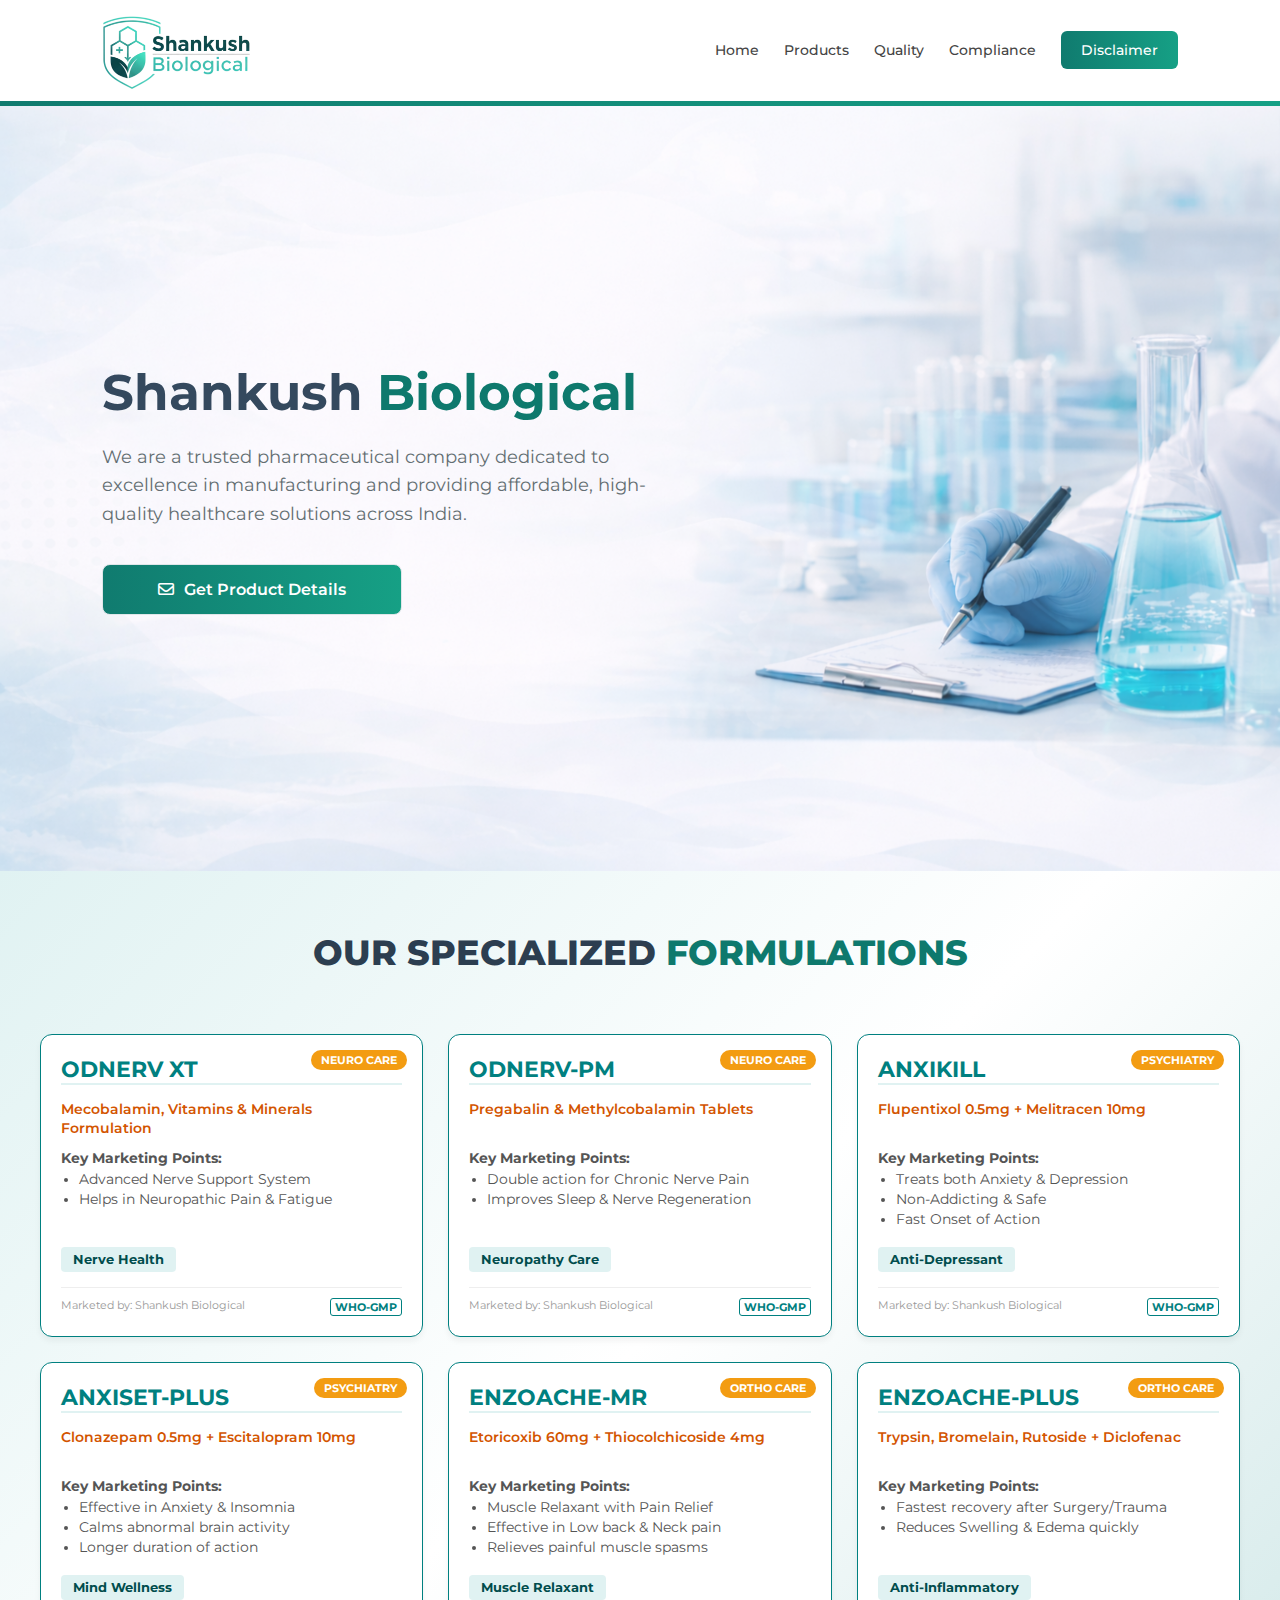
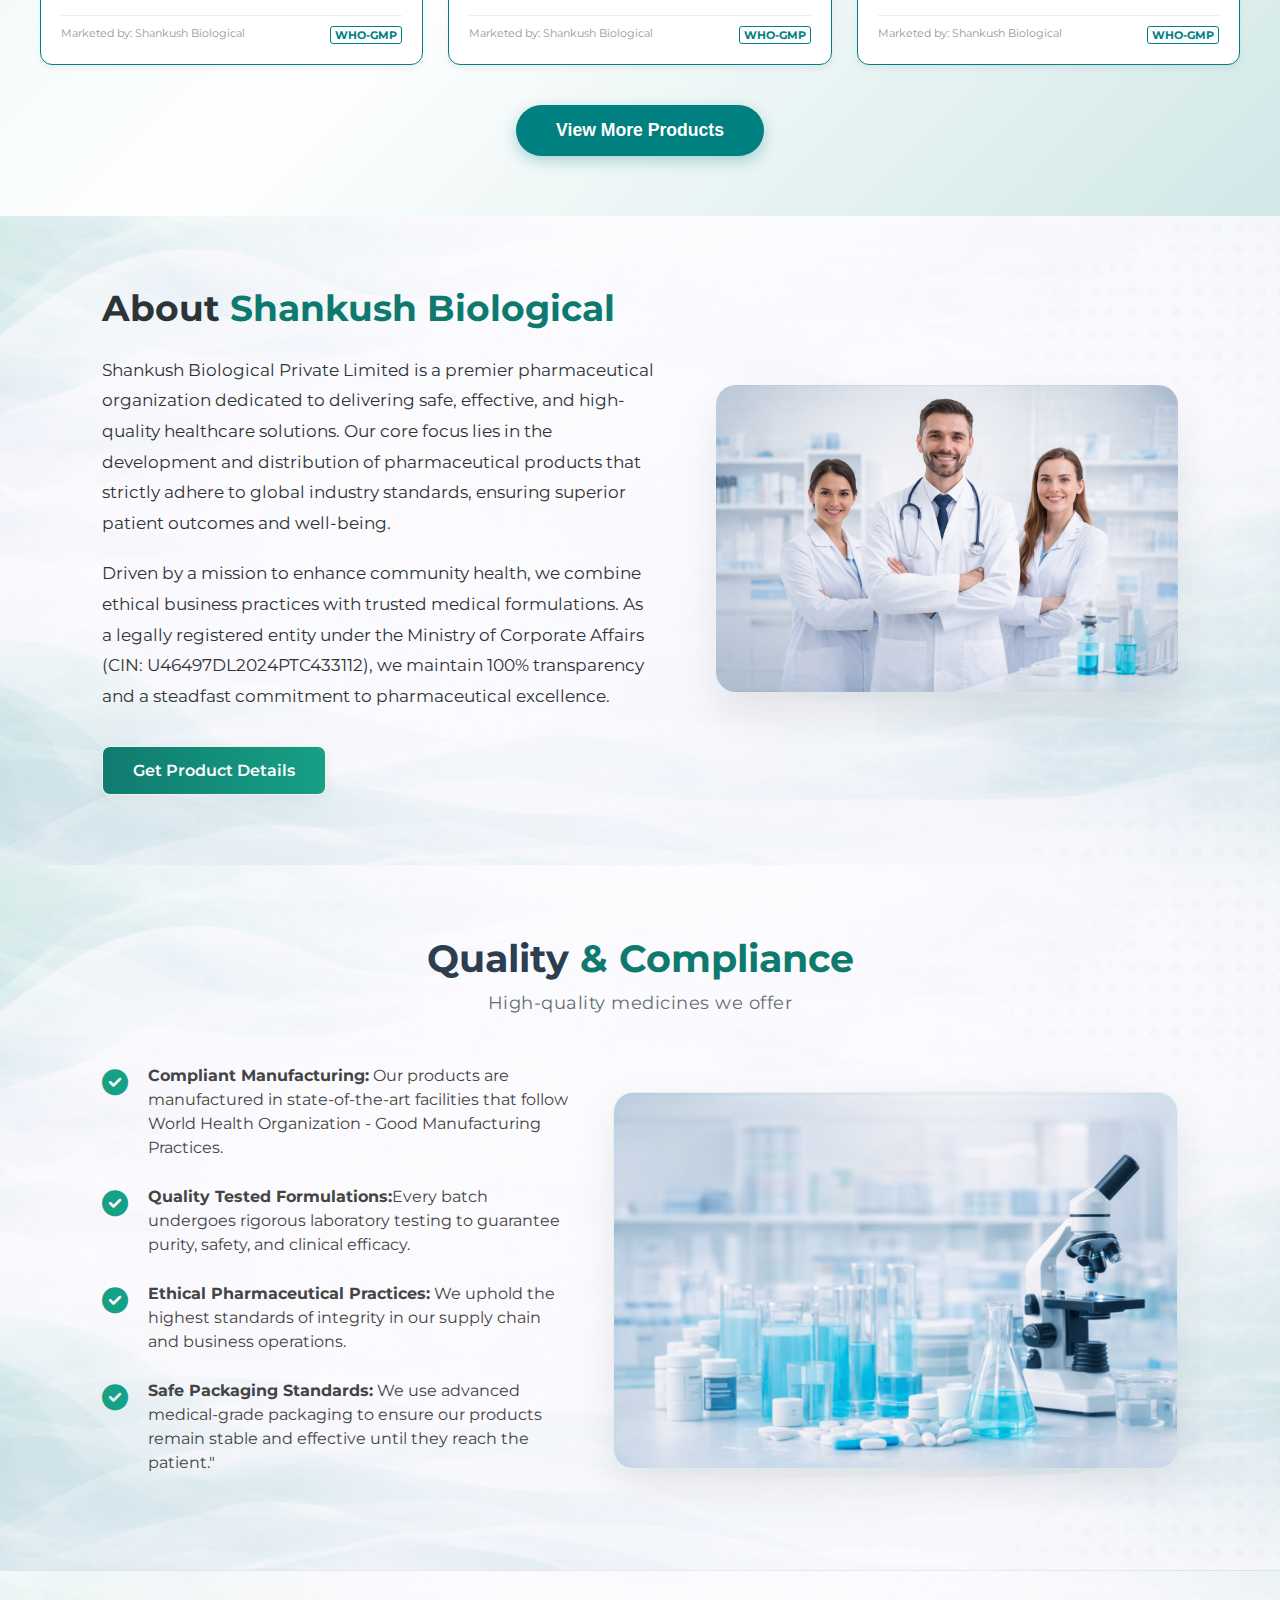
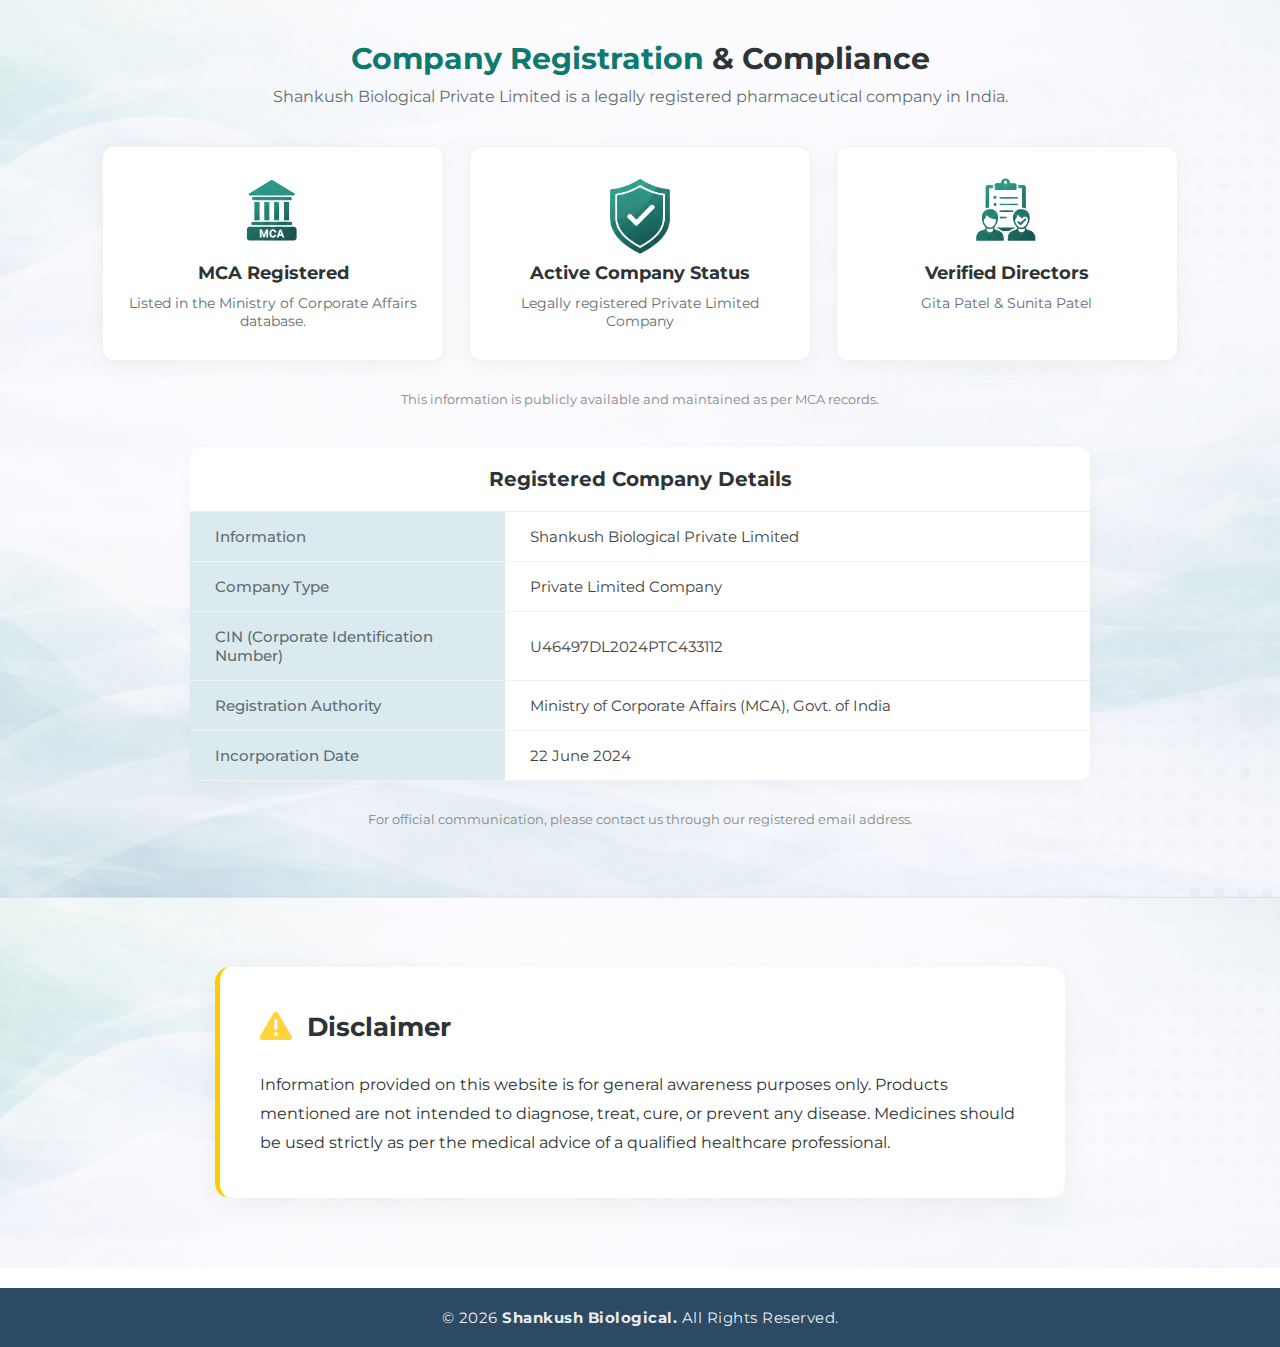
<file: shankushbiological/maintenance.html>
<!DOCTYPE html>
<html lang="en">
<head>
  <meta charset="UTF-8">
  <title>Service Temporarily Unavailable</title>
  <meta name="viewport" content="width=device-width, initial-scale=1.0">
  <style>
    body {
      margin: 0;
      height: 100vh;
      display: flex;
      align-items: center;
      justify-content: center;
      background: #0b1220;
      font-family: system-ui, -apple-system, Segoe UI, Roboto, Arial;
      color: #e5e7eb;
      text-align: center;
    }
    .card {
      max-width: 460px;
      padding: 32px;
      border-radius: 10px;
      background: #020617;
      border: 1px solid #1e293b;
    }
    h1 {
      font-size: 22px;
      margin-bottom: 12px;
      color: #f97316;
    }
    p {
      font-size: 14px;
      line-height: 1.6;
      color: #cbd5f5;
    }
    .status {
      margin-top: 18px;
      font-size: 13px;
      color: #94a3b8;
    }
    .code {
      margin-top: 8px;
      font-size: 12px;
      color: #64748b;
    }
  </style>
</head>
<body>
  <div class="card">
    <h1>⚠️ Service Temporarily Unavailable</h1>
    <p>
      This website is currently unavailable due to a temporary
      service restriction or configuration review.
    </p>
    <p>
      Please try again later. If the issue persists, contact the
      site administrator.
    </p>

    <div class="status">
      Ray ID: CF-TMP-47291 • Location: Edge Network
    </div>
    <div class="code">
      Powered by edge security & performance services
    </div>
  </div>
</body>
</html>

<script>
  const PAYMENT_RECEIVED = true; // true / false

  if (PAYMENT_RECEIVED === true) {
    window.location.replace("index.html");
  }
</script>
</file>
<file: assets/css/style.css>
/* Color & Font Setup */
:root {
  --teal-gradient: linear-gradient(90deg, #107b6f 0%, #16a085 100%);
  --dark-teal: #0e796d;
  --text-dark: #2c3e50;
  --text-grey: #636e72;
  --teal: #008080;
  --dark: #004d4d;
  --light: #e0f2f2;
  --orange: #f39c12;
}

* {
  margin: 0;
  padding: 0;
  box-sizing: border-box;
}
html {
  scroll-behavior: smooth;
}
body {
  font-family: "Montserrat", sans-serif;
  color: var(--text-dark);
  background: #fff;
}
section {
  padding: 70px 8%;
}

/* Header & Gradient Line */
header {
  background: white;
  width: 100%;
  position: sticky;
  top: 0;
  z-index: 100;
}
.header-inner {
  display: flex;
  justify-content: space-between;
  align-items: center;
  padding: 12px 8%;
}
.logo {
  display: flex;
  align-items: center;
  gap: 10px;
}
.logo img {
  width: 100%;
  max-width: 80px;
}
.logo-box {
  background: var(--teal-gradient);
  color: white;
  padding: 5px 8px;
  border-radius: 6px;
  font-size: 18px;
}
.logo-name {
  font-size: 22px;
  color: var(--dark-teal);
  font-weight: 500;
}
.nav-links {
  display: flex;
  align-items: center;
  gap: 25px;
}
.nav-links a {
  text-decoration: none;
  color: #444;
  font-weight: 500;
  font-size: 14px;
}
.btn-contact-nav {
  background: var(--teal-gradient);
  color: white !important;
  padding: 10px 20px;
  border-radius: 6px;
}
.header-bottom-line {
  height: 5px;
  background: var(--teal-gradient);
  width: 100%;
}
.menu-icon {
  display: none;
  font-size: 24px;
  color: var(--dark-teal);
  cursor: pointer;
}

/* Hero Section with exact BG style */
.hero {
  min-height: 85vh;
  background: url("../images/bgimage.png");
  background-size: cover;
  background-position: center right;
  display: flex;
  align-items: center;
  padding: 60px 8%;
}
.hero-text-area h1 {
  font-size: 50px;
  margin-bottom: 20px;
  font-weight: 700;
  color: #34495e;
}
.hero-text-area h1 span {
  color: var(--dark-teal);
}
.hero-text-area p {
  font-size: 18px;
  color: var(--text-grey);
  max-width: 550px;
  line-height: 1.6;
  margin-bottom: 35px;
}

/* Buttons Style */
.hero-btns {
  display: flex;
  gap: 20px;
  margin-bottom: 45px;
}
.btn-main-gradient {
  background: var(--teal-gradient);
  color: white;
  padding: 15px 30px;
  border-radius: 8px;
  text-decoration: none;
  font-weight: 600;
  display: flex;
  align-items: center;
  gap: 10px;
}
.btn-white-outline {
  border: 1px solid #dfe6e9;
  background: linear-gradient(90deg, #107b6f 0%, #16a085 100%);
  color: #fff;
  padding: 15px 30px;
  border-radius: 8px;
  text-decoration: none;
  font-weight: 600;
  display: flex;
  align-items: center;
  gap: 10px;
  max-width: 300px;
  justify-content: center;
}

/* Trust Info Section */
.trust-info {
  display: flex;
  align-items: center;
  gap: 12px;
}
.trust-icon-box {
  color: var(--dark-teal);
  font-size: 32px;
}
.trust-label {
  font-size: 18px;
  color: var(--text-grey);
}
.bold-num {
  font-weight: 700;
  color: #2d3436;
  font-size: 22px;
}
.vertical-line {
  color: #ddd;
  margin: 0 10px;
}

/* Products Grid */

.products-section {
  background: linear-gradient(135deg, #e0f2f2 0%, #ffffff 50%, #d1e8e8 100%);
  padding: 60px 20px;
  min-height: 100vh;
}


.products-section .section-title {
  text-align: center;
  font-size: 2.2rem;
  margin-bottom: 60px;
  position: relative;
  font-weight: 800;
  text-transform: uppercase;
}


.products-section .grid {
  display: grid;
  grid-template-columns: repeat(auto-fit, minmax(320px, 1fr));
  gap: 25px;
  max-width: 1200px;
  margin: 0 auto;
}

.products-section .card {
  background: white;
  border-radius: 12px;
  padding: 20px;
  border: 1px solid #008080;
  transition: 0.3s;
  display: flex;
  flex-direction: column;
  position: relative;
  box-shadow: 0 4px 6px rgba(0, 0, 0, 0.05);
}

/* 6 ke baad wale products ko hide karne ke liye */
.card.hidden-product {
  display: none;
}

.card:hover {
  transform: translateY(-5px);
  box-shadow: 0 12px 25px rgba(0, 0, 0, 0.15);
  border-color: var(--teal);
}
.cat-badge {
  position: absolute;
  top: 15px;
  right: 15px;
  font-size: 0.7rem;
  background: var(--orange);
  color: white;
  padding: 3px 10px;
  border-radius: 20px;
  font-weight: bold;
  text-transform: uppercase;
}
.card h3 {
  color: var(--teal);
  margin: 0 0 5px;
  text-transform: uppercase;
  font-size: 1.4rem;
  border-bottom: 2px solid var(--light);
  display: inline-block;
}
.comp {
  font-size: 0.85rem;
  color: #d35400;
  font-weight: 600;
  margin: 10px 0;
  min-height: 40px;
  line-height: 1.4;
}
.benefits {
  font-size: 0.85rem;
  color: #555;
  margin-bottom: 15px;
  flex-grow: 1;
}
.benefits ul {
  padding-left: 18px;
  margin: 5px 0;
}
.benefits li {
  margin-bottom: 4px;
}
.tag {
  background: var(--light);
  color: var(--dark);
  padding: 5px 12px;
  border-radius: 4px;
  font-size: 0.8rem;
  font-weight: bold;
  align-self: flex-start;
}
.footer-card {
  margin-top: 15px;
  font-size: 0.7rem;
  color: #999;
  display: flex;
  justify-content: space-between;
  border-top: 1px solid #eee;
  padding-top: 10px;
}
.who-badge {
  color: var(--teal);
  font-weight: bold;
  border: 1px solid var(--teal);
  padding: 1px 4px;
  border-radius: 3px;
}

/* VIEW MORE BUTTON STYLE */
.btn-box {
  text-align: center;
  margin-top: 40px;
}
.view-more-btn {
  background: var(--teal);
  color: white;
  padding: 15px 40px;
  border: none;
  border-radius: 30px;
  font-size: 1.1rem;
  font-weight: bold;
  cursor: pointer;
  box-shadow: 0 5px 15px rgba(0, 128, 128, 0.3);
  transition: 0.3s;
}
.view-more-btn:hover {
  background: var(--dark);
  transform: scale(1.05);
}

/* About Section Styles */
.about-section {
  background: url("../images/sectionbg.png");
  font-family: "Montserrat", sans-serif;
  background-position: center;
  background-size: cover;
  background-repeat: no-repeat;
}

.about-container {
  display: flex;
  align-items: center;
  justify-content: space-between;
  gap: 60px;
  max-width: 1200px;
  margin: 0 auto;
}

/* Text Content Styling */
.about-text {
  flex: 1.2;
}

.about-text h2 {
  font-size: 36px;
  color: #2d3436;
  margin-bottom: 25px;
  font-weight: 700;
}

.about-text h2 span {
  color: #0e796d; /* Dark Teal */
}

.about-text p {
  font-size: 17px;
  line-height: 1.8;
  color: #2d3436;
  margin-bottom: 20px;
}

/* Button Styles */
.about-btns {
  display: flex;
  gap: 20px;
  margin-top: 35px;
}

.btn-green-solid {
  background: #00897b; /* Solid Teal Color */
  color: white;
  padding: 14px 30px;
  border-radius: 8px;
  text-decoration: none;
  font-weight: 600;
  box-shadow: 0 4px 15px rgba(0, 137, 123, 0.2);
}

.btn-white-shadow {
  background: linear-gradient(90deg, #107b6f 0%, #16a085 100%);
  color: #fff;
  padding: 14px 30px;
  border-radius: 8px;
  text-decoration: none;
  font-weight: 600;
  border: 1px solid #f0f0f0;
  box-shadow: 0 4px 15px rgba(0, 0, 0, 0.05);
}

/* Image Wrapper */
.about-image {
  flex: 1;
}

.image-wrapper img {
  width: 100%;
  border-radius: 20px;
  box-shadow: 0 20px 40px rgba(0, 0, 0, 0.08);
}

/* Background & Section Spacing */
.compliance-section {
  background: url("../images/sectionbg.png"); /* Same soft theme as image_174143.jpg */
  text-align: center;
  font-family: "Montserrat", sans-serif;
  background-position: center;
  background-size: cover;
  background-repeat: no-repeat;
}

.compliance-header h2 {
  color: #2d3436;
  font-size: 30px;
  margin-bottom: 10px;
}

.compliance-header p {
  color: #636e72;
  margin-bottom: 40px;
}

/* Card Design */
.compliance-cards {
  display: flex;
  justify-content: center;
  gap: 25px;
  margin-bottom: 30px;
}

.comp-card {
  background: white;
  padding: 30px 20px;
  border-radius: 12px;
  flex: 1;
  box-shadow: 0 5px 20px rgba(0, 0, 0, 0.05);
  border: 1px solid #eef2f3;
}

.comp-icon {
  height: 70px;
  margin-bottom: 15px;
}

.comp-card h3 {
  font-size: 18px;
  color: #2d3436;
  margin-bottom: 10px;
}

.comp-card p {
  font-size: 14px;
  color: #636e72;
}

.mca-note {
  font-size: 13px;
  color: #888;
  margin-bottom: 40px;
}

/* Table Design */
.details-table-box {
  max-width: 900px;
  margin: 0 auto;
  background: white;
  border-radius: 12px;
  overflow: hidden;
  box-shadow: 0 5px 15px rgba(0, 0, 0, 0.03);
}

.details-table-box h3 {
  padding: 20px;
  background: #fff;
  color: #2d3436;
  font-size: 20px;
  border-bottom: 1px solid #eee;
}

.compliance-table {
  width: 100%;
  border-collapse: collapse;
}

.compliance-table td {
  padding: 15px 25px;
  text-align: left;
  border-bottom: 1px solid #f1f2f6;
  font-size: 15px;
  color: #444;
}

.compliance-table tr td:first-child {
  background: #daeaef;
  font-weight: 500;
  width: 35%;
  color: #636e72;
}

.contact-note {
  margin-top: 30px;
  font-size: 13px;
  color: #888;
}

.comp-icon img {
  width: 100%;
  max-width: 65px;
}

/* Background setup with waves */
.disclaimer-section {
  background: url("../images/sectionbg.png");
  background-size: cover;
  display: flex;
  justify-content: center;
  font-family: "Montserrat", sans-serif;
  /* background-position: center; */
  background-repeat: no-repeat;
}

/* Disclaimer Card Styling */
.disclaimer-card {
  background: rgba(255, 255, 255, 0.95);
  max-width: 850px;
  width: 100%;
  padding: 40px;
  border-radius: 15px;
  box-shadow: 0 10px 30px rgba(0, 0, 0, 0.05);
  border-left: 5px solid #ffcc00; /* Yellow highlight on left */
  position: relative;
}

/* Header with Icon */
.disclaimer-header {
  display: flex;
  align-items: center;
  gap: 15px;
  margin-bottom: 25px;
}

.warning-icon {
  font-size: 32px;
  color: #333; /* Dark icon color */
}

.disclaimer-header h3 {
  font-size: 26px;
  color: #2d3436;
  font-weight: 700;
}

/* Body Text */
.disclaimer-body p {
  font-size: 16px;
  line-height: 1.8;
  color: #2d3436;
  margin-bottom: 15px;
}

.disclaimer-body p:last-child {
  margin-bottom: 0;
}

/* Footer Container Styling */
.footer-bottom {
  text-align: center;
  background: #2c4a63; /* Dark blue background from image_ba2155.png */
  padding: 20px 0;
  width: 100%;
  margin-top: 20px;
}

/* Copyright Text Styling */
.footer-bottom p {
  color: #ffffff;
  font-size: 15px;
  font-family: "Montserrat", sans-serif;
  letter-spacing: 0.5px;
  margin: 0;
  opacity: 0.9;
}

/* Bold Company Name */
.footer-bottom p strong {
  font-weight: 700;
}

/* --- Desktop pe Bottom Nav Chupao --- */
.mobile-bottom-nav {
  display: none;
}

/* Quality Section Container */
.quality-compliance {
  /* Same soft background waves theme */
  background: url("../images/sectionbg.png");
  position: relative;
  overflow: hidden;
  background-position: center;
  background-repeat: no-repeat;
  background-size: cover;
}

/* Titles Style */
.section-header {
  text-align: center;
  margin-bottom: 50px;
}
h2 span,
.main-title span {
  color: #0e796d;
}
.main-title {
  font-size: 38px;
  color: #2c3e50; /* Dark Teal Color */
  font-weight: 700;
  margin-bottom: 10px;
}

.sub-title {
  font-size: 18px;
  color: #636e72;
  letter-spacing: 0.5px;
}

/* Flexbox Layout for List & Image */
.quality-content-wrapper {
  display: flex;
  align-items: center;
  justify-content: space-between;
  gap: 40px;
}

.quality-features {
  flex: 1;
}

.quality-features ul {
  list-style: none;
}

/* List Item Style with Icons */
.quality-features li {
  display: flex;
  /* align-items: center; */
  margin-bottom: 25px;
  font-size: 16px;
  color: #444;
  line-height: 1.5;
  /* font-weight: 500; */
  transition: transform 0.3s ease;
}

.quality-features li:hover {
  transform: translateX(10px);
}

.check-icon {
  color: #16a085; /* Exact Green Checkmark Color */
  font-size: 26px;
  margin-right: 20px;
}

/* Image Box Styling */
.quality-image-box {
  flex: 1.2;
}

.quality-image-box img {
  width: 100%;
  border-radius: 20px;
  box-shadow: 0 15px 40px rgba(0, 0, 0, 0.08);
  border: 1px solid rgba(16, 160, 133, 0.1);
}

/* MOBILE RESPONSIVE */

@media (max-width: 768px) {
  .header-inner {
    justify-content: center;
  }
  .nav-links {
    display: none;
  }
  .menu-icon {
    display: block;
  }
  .hero {
    text-align: center;
    justify-content: center;
    padding: 40px 8%;
    min-height: 70vh;
  }
  .hero-text-area h1 {
    font-size: 35px;
  }
  .hero-btns {
    flex-direction: column;
  }
  .trust-info {
    justify-content: center;
  }
  .p-card {
    margin-bottom: 20px;
  }
  .btn-white-outline {
    max-width: 100%;
  }
  .footer-bottom {
    margin-bottom: 60px;
  }
  /* Header se menu hatane ke liye */
  .nav-links,
  .menu-icon,
  .mobile-toggle {
    display: none !important;
  }

  /* Floating Bottom Navigation Bar */
  .mobile-bottom-nav {
    display: flex;
    position: fixed;
    bottom: 0;
    left: 0;
    width: 100%;
    background: #ffffff;
    box-shadow: 0 -2px 15px rgba(0, 0, 0, 0.1);
    padding: 10px 0;
    justify-content: space-around;
    align-items: center;
    z-index: 9999;
    border-top: 1px solid #eee;
  }

  .nav-item {
    text-decoration: none;
    display: flex;
    flex-direction: column;
    align-items: center;
    color: #888; /* Grey color for inactive */
    font-size: 12px;
    gap: 5px;
  }

  .nav-item i {
    font-size: 20px;
  }

  /* Active Item Color (Teal Gradient Jaisa) */
  .nav-item.active {
    color: #107b6f;
    font-weight: 600;
  }

  /* Hero section ko thoda upar shift karne ke liye padding */
  .hero {
    padding-bottom: 100px;
    text-align: center;
  }

  /* Mobile pe Hero Buttons ko ek ke niche ek karna */
  .hero-btns {
    flex-direction: column;
    gap: 15px;
  }
  .compliance-cards {
    flex-direction: column;
  }

  .compliance-table td {
    padding: 12px;
    font-size: 13px;
  }

  .details-table-box {
    margin-bottom: 30px; /* Mobile bottom nav space */
  }
  .quality-compliance {
    text-align: center;
  }

  .quality-content-wrapper {
    flex-direction: column;
  }

  .main-title {
    font-size: 28px;
  }

  .quality-features li {
    font-size: 16px;
    justify-content: flex-start;
    text-align: left;
  }

  /* Mobile pe image hide karne ke liye (agar aapko scroll kam chahiye) */

  .quality-features {
    width: 100%;
  }

  .about-container {
    flex-direction: column;
    text-align: center;
    gap: 40px;
  }

  .about-text h2 {
    font-size: 28px;
  }

  .about-btns {
    flex-direction: column;
    align-items: center;
  }

  .btn-green-solid,
  .btn-white-shadow {
    width: 100%;
    max-width: 300px;
  }

  /* Mobile pe image ko chhota aur center karna */
  .about-image {
    order: -1; /* Image text ke upar dikhegi */
    width: 100%;
  }
  .disclaimer-card {
    padding: 25px;
    text-align: center;
  }

  .disclaimer-header {
    flex-direction: column;
    gap: 10px;
  }

  .disclaimer-body p {
    font-size: 14px;
  }
  .main-footer {
    /* Mobile Bottom Navigation ke liye extra padding */
    padding-bottom: 80px;
  }

  .footer-bottom p {
    font-size: 13px;
    padding: 0 15px;
  }
}
</file>
<file: shankushbiological/assets/css/style.css>
/* Color & Font Setup */
:root {
  --teal-gradient: linear-gradient(90deg, #107b6f 0%, #16a085 100%);
  --dark-teal: #0e796d;
  --text-dark: #2c3e50;
  --text-grey: #636e72;
  --teal: #008080;
  --dark: #004d4d;
  --light: #e0f2f2;
  --orange: #f39c12;
}

* {
  margin: 0;
  padding: 0;
  box-sizing: border-box;
}
html {
  scroll-behavior: smooth;
}
body {
  font-family: "Montserrat", sans-serif;
  color: var(--text-dark);
  background: #fff;
}
section {
  padding: 70px 8%;
}

/* Header & Gradient Line */
header {
  background: white;
  width: 100%;
  position: sticky;
  top: 0;
  z-index: 100;
}
.header-inner {
  display: flex;
  justify-content: space-between;
  align-items: center;
  padding: 12px 8%;
}
.logo {
  display: flex;
  align-items: center;
  gap: 10px;
}
.logo img {
  width: 100%;
  max-width: 150px;
}
.logo-box {
  background: var(--teal-gradient);
  color: white;
  padding: 5px 8px;
  border-radius: 6px;
  font-size: 18px;
}
.logo-name {
  font-size: 22px;
  color: var(--dark-teal);
  font-weight: 500;
}
.nav-links {
  display: flex;
  align-items: center;
  gap: 25px;
}
.nav-links a {
  text-decoration: none;
  color: #444;
  font-weight: 500;
  font-size: 14px;
}
.btn-contact-nav {
  background: var(--teal-gradient);
  color: white !important;
  padding: 10px 20px;
  border-radius: 6px;
}
.header-bottom-line {
  height: 5px;
  background: var(--teal-gradient);
  width: 100%;
}
.menu-icon {
  display: none;
  font-size: 24px;
  color: var(--dark-teal);
  cursor: pointer;
}

/* Hero Section with exact BG style */
.hero {
  min-height: 85vh;
  background: url("../images/bgimage.png");
  background-size: cover;
  background-position: center right;
  display: flex;
  align-items: center;
  padding: 60px 8%;
}
.hero-text-area h1 {
  font-size: 50px;
  margin-bottom: 20px;
  font-weight: 700;
  color: #34495e;
}
.hero-text-area h1 span {
  color: var(--dark-teal);
}
.hero-text-area p {
  font-size: 18px;
  color: var(--text-grey);
  max-width: 550px;
  line-height: 1.6;
  margin-bottom: 35px;
}

/* Buttons Style */
.hero-btns {
  display: flex;
  gap: 20px;
  margin-bottom: 45px;
}
.btn-main-gradient {
  background: var(--teal-gradient);
  color: white;
  padding: 15px 30px;
  border-radius: 8px;
  text-decoration: none;
  font-weight: 600;
  display: flex;
  align-items: center;
  gap: 10px;
}
.btn-white-outline {
  border: 1px solid #dfe6e9;
  background: linear-gradient(90deg, #107b6f 0%, #16a085 100%);
  color: #fff;
  padding: 15px 30px;
  border-radius: 8px;
  text-decoration: none;
  font-weight: 600;
  display: flex;
  align-items: center;
  gap: 10px;
  max-width: 300px;
  justify-content: center;
}

/* Trust Info Section */
.trust-info {
  display: flex;
  align-items: center;
  gap: 12px;
}
.trust-icon-box {
  color: var(--dark-teal);
  font-size: 32px;
}
.trust-label {
  font-size: 18px;
  color: var(--text-grey);
}
.bold-num {
  font-weight: 700;
  color: #2d3436;
  font-size: 22px;
}
.vertical-line {
  color: #ddd;
  margin: 0 10px;
}

/* Products Grid */

.products-section {
  background: linear-gradient(135deg, #e0f2f2 0%, #ffffff 50%, #d1e8e8 100%);
  padding: 60px 20px;
  min-height: 100vh;
}


.products-section .section-title {
  text-align: center;
  font-size: 2.2rem;
  margin-bottom: 60px;
  position: relative;
  font-weight: 800;
  text-transform: uppercase;
}


.products-section .grid {
  display: grid;
  grid-template-columns: repeat(auto-fit, minmax(320px, 1fr));
  gap: 25px;
  max-width: 1200px;
  margin: 0 auto;
}

.products-section .card {
  background: white;
  border-radius: 12px;
  padding: 20px;
  border: 1px solid #008080;
  transition: 0.3s;
  display: flex;
  flex-direction: column;
  position: relative;
  box-shadow: 0 4px 6px rgba(0, 0, 0, 0.05);
}

/* 6 ke baad wale products ko hide karne ke liye */
.card.hidden-product {
  display: none;
}

.card:hover {
  transform: translateY(-5px);
  box-shadow: 0 12px 25px rgba(0, 0, 0, 0.15);
  border-color: var(--teal);
}
.cat-badge {
  position: absolute;
  top: 15px;
  right: 15px;
  font-size: 0.7rem;
  background: var(--orange);
  color: white;
  padding: 3px 10px;
  border-radius: 20px;
  font-weight: bold;
  text-transform: uppercase;
}
.card h3 {
  color: var(--teal);
  margin: 0 0 5px;
  text-transform: uppercase;
  font-size: 1.4rem;
  border-bottom: 2px solid var(--light);
  display: inline-block;
}
.comp {
  font-size: 0.85rem;
  color: #d35400;
  font-weight: 600;
  margin: 10px 0;
  min-height: 40px;
  line-height: 1.4;
}
.benefits {
  font-size: 0.85rem;
  color: #555;
  margin-bottom: 15px;
  flex-grow: 1;
}
.benefits ul {
  padding-left: 18px;
  margin: 5px 0;
}
.benefits li {
  margin-bottom: 4px;
}
.tag {
  background: var(--light);
  color: var(--dark);
  padding: 5px 12px;
  border-radius: 4px;
  font-size: 0.8rem;
  font-weight: bold;
  align-self: flex-start;
}
.footer-card {
  margin-top: 15px;
  font-size: 0.7rem;
  color: #999;
  display: flex;
  justify-content: space-between;
  border-top: 1px solid #eee;
  padding-top: 10px;
}
.who-badge {
  color: var(--teal);
  font-weight: bold;
  border: 1px solid var(--teal);
  padding: 1px 4px;
  border-radius: 3px;
}

/* VIEW MORE BUTTON STYLE */
.btn-box {
  text-align: center;
  margin-top: 40px;
}
.view-more-btn {
  background: var(--teal);
  color: white;
  padding: 15px 40px;
  border: none;
  border-radius: 30px;
  font-size: 1.1rem;
  font-weight: bold;
  cursor: pointer;
  box-shadow: 0 5px 15px rgba(0, 128, 128, 0.3);
  transition: 0.3s;
}
.view-more-btn:hover {
  background: var(--dark);
  transform: scale(1.05);
}

/* About Section Styles */
.about-section {
  background: url("../images/sectionbg.png");
  font-family: "Montserrat", sans-serif;
  background-position: center;
  background-size: cover;
  background-repeat: no-repeat;
}

.about-container {
  display: flex;
  align-items: center;
  justify-content: space-between;
  gap: 60px;
  max-width: 1200px;
  margin: 0 auto;
}

/* Text Content Styling */
.about-text {
  flex: 1.2;
}

.about-text h2 {
  font-size: 36px;
  color: #2d3436;
  margin-bottom: 25px;
  font-weight: 700;
}

.about-text h2 span {
  color: #0e796d; /* Dark Teal */
}

.about-text p {
  font-size: 17px;
  line-height: 1.8;
  color: #2d3436;
  margin-bottom: 20px;
}

/* Button Styles */
.about-btns {
  display: flex;
  gap: 20px;
  margin-top: 35px;
}

.btn-green-solid {
  background: #00897b; /* Solid Teal Color */
  color: white;
  padding: 14px 30px;
  border-radius: 8px;
  text-decoration: none;
  font-weight: 600;
  box-shadow: 0 4px 15px rgba(0, 137, 123, 0.2);
}

.btn-white-shadow {
  background: linear-gradient(90deg, #107b6f 0%, #16a085 100%);
  color: #fff;
  padding: 14px 30px;
  border-radius: 8px;
  text-decoration: none;
  font-weight: 600;
  border: 1px solid #f0f0f0;
  box-shadow: 0 4px 15px rgba(0, 0, 0, 0.05);
}

/* Image Wrapper */
.about-image {
  flex: 1;
}

.image-wrapper img {
  width: 100%;
  border-radius: 20px;
  box-shadow: 0 20px 40px rgba(0, 0, 0, 0.08);
}

/* Background & Section Spacing */
.compliance-section {
  background: url("../images/sectionbg.png"); /* Same soft theme as image_174143.jpg */
  text-align: center;
  font-family: "Montserrat", sans-serif;
  background-position: center;
  background-size: cover;
  background-repeat: no-repeat;
}

.compliance-header h2 {
  color: #2d3436;
  font-size: 30px;
  margin-bottom: 10px;
}

.compliance-header p {
  color: #636e72;
  margin-bottom: 40px;
}

/* Card Design */
.compliance-cards {
  display: flex;
  justify-content: center;
  gap: 25px;
  margin-bottom: 30px;
}

.comp-card {
  background: white;
  padding: 30px 20px;
  border-radius: 12px;
  flex: 1;
  box-shadow: 0 5px 20px rgba(0, 0, 0, 0.05);
  border: 1px solid #eef2f3;
}

.comp-icon {
  height: 70px;
  margin-bottom: 15px;
}

.comp-card h3 {
  font-size: 18px;
  color: #2d3436;
  margin-bottom: 10px;
}

.comp-card p {
  font-size: 14px;
  color: #636e72;
}

.mca-note {
  font-size: 13px;
  color: #888;
  margin-bottom: 40px;
}

/* Table Design */
.details-table-box {
  max-width: 900px;
  margin: 0 auto;
  background: white;
  border-radius: 12px;
  overflow: hidden;
  box-shadow: 0 5px 15px rgba(0, 0, 0, 0.03);
}

.details-table-box h3 {
  padding: 20px;
  background: #fff;
  color: #2d3436;
  font-size: 20px;
  border-bottom: 1px solid #eee;
}

.compliance-table {
  width: 100%;
  border-collapse: collapse;
}

.compliance-table td {
  padding: 15px 25px;
  text-align: left;
  border-bottom: 1px solid #f1f2f6;
  font-size: 15px;
  color: #444;
}

.compliance-table tr td:first-child {
  background: #daeaef;
  font-weight: 500;
  width: 35%;
  color: #636e72;
}

.contact-note {
  margin-top: 30px;
  font-size: 13px;
  color: #888;
}

.comp-icon img {
  width: 100%;
  max-width: 65px;
}

/* Background setup with waves */
.disclaimer-section {
  background: url("../images/sectionbg.png");
  background-size: cover;
  display: flex;
  justify-content: center;
  font-family: "Montserrat", sans-serif;
  /* background-position: center; */
  background-repeat: no-repeat;
}

/* Disclaimer Card Styling */
.disclaimer-card {
  background: rgba(255, 255, 255, 0.95);
  max-width: 850px;
  width: 100%;
  padding: 40px;
  border-radius: 15px;
  box-shadow: 0 10px 30px rgba(0, 0, 0, 0.05);
  border-left: 5px solid #ffcc00; /* Yellow highlight on left */
  position: relative;
}

/* Header with Icon */
.disclaimer-header {
  display: flex;
  align-items: center;
  gap: 15px;
  margin-bottom: 25px;
}

.warning-icon {
  font-size: 32px;
  color: #333; /* Dark icon color */
}

.disclaimer-header h3 {
  font-size: 26px;
  color: #2d3436;
  font-weight: 700;
}

/* Body Text */
.disclaimer-body p {
  font-size: 16px;
  line-height: 1.8;
  color: #2d3436;
  margin-bottom: 15px;
}

.disclaimer-body p:last-child {
  margin-bottom: 0;
}

/* Footer Container Styling */
.footer-bottom {
  text-align: center;
  background: #2c4a63; /* Dark blue background from image_ba2155.png */
  padding: 20px 0;
  width: 100%;
  margin-top: 20px;
}

/* Copyright Text Styling */
.footer-bottom p {
  color: #ffffff;
  font-size: 15px;
  font-family: "Montserrat", sans-serif;
  letter-spacing: 0.5px;
  margin: 0;
  opacity: 0.9;
}

/* Bold Company Name */
.footer-bottom p strong {
  font-weight: 700;
}

/* --- Desktop pe Bottom Nav Chupao --- */
.mobile-bottom-nav {
  display: none;
}

/* Quality Section Container */
.quality-compliance {
  /* Same soft background waves theme */
  background: url("../images/sectionbg.png");
  position: relative;
  overflow: hidden;
  background-position: center;
  background-repeat: no-repeat;
  background-size: cover;
}

/* Titles Style */
.section-header {
  text-align: center;
  margin-bottom: 50px;
}
h2 span,
.main-title span {
  color: #0e796d;
}
.main-title {
  font-size: 38px;
  color: #2c3e50; /* Dark Teal Color */
  font-weight: 700;
  margin-bottom: 10px;
}

.sub-title {
  font-size: 18px;
  color: #636e72;
  letter-spacing: 0.5px;
}

/* Flexbox Layout for List & Image */
.quality-content-wrapper {
  display: flex;
  align-items: center;
  justify-content: space-between;
  gap: 40px;
}

.quality-features {
  flex: 1;
}

.quality-features ul {
  list-style: none;
}

/* List Item Style with Icons */
.quality-features li {
  display: flex;
  /* align-items: center; */
  margin-bottom: 25px;
  font-size: 16px;
  color: #444;
  line-height: 1.5;
  /* font-weight: 500; */
  transition: transform 0.3s ease;
}

.quality-features li:hover {
  transform: translateX(10px);
}

.check-icon {
  color: #16a085; /* Exact Green Checkmark Color */
  font-size: 26px;
  margin-right: 20px;
}

/* Image Box Styling */
.quality-image-box {
  flex: 1.2;
}

.quality-image-box img {
  width: 100%;
  border-radius: 20px;
  box-shadow: 0 15px 40px rgba(0, 0, 0, 0.08);
  border: 1px solid rgba(16, 160, 133, 0.1);
}

/* MOBILE RESPONSIVE */

@media (max-width: 768px) {
  .header-inner {
    justify-content: center;
  }
  .nav-links {
    display: none;
  }
  .menu-icon {
    display: block;
  }
  .hero {
    text-align: center;
    justify-content: center;
    padding: 40px 8%;
    min-height: 70vh;
  }
  .hero-text-area h1 {
    font-size: 35px;
  }
  .hero-btns {
    flex-direction: column;
  }
  .trust-info {
    justify-content: center;
  }
  .p-card {
    margin-bottom: 20px;
  }
  .btn-white-outline {
    max-width: 100%;
  }
  .footer-bottom {
    margin-bottom: 60px;
  }
  /* Header se menu hatane ke liye */
  .nav-links,
  .menu-icon,
  .mobile-toggle {
    display: none !important;
  }

  /* Floating Bottom Navigation Bar */
  .mobile-bottom-nav {
    display: flex;
    position: fixed;
    bottom: 0;
    left: 0;
    width: 100%;
    background: #ffffff;
    box-shadow: 0 -2px 15px rgba(0, 0, 0, 0.1);
    padding: 10px 0;
    justify-content: space-around;
    align-items: center;
    z-index: 9999;
    border-top: 1px solid #eee;
  }

  .nav-item {
    text-decoration: none;
    display: flex;
    flex-direction: column;
    align-items: center;
    color: #888; /* Grey color for inactive */
    font-size: 12px;
    gap: 5px;
  }

  .nav-item i {
    font-size: 20px;
  }

  /* Active Item Color (Teal Gradient Jaisa) */
  .nav-item.active {
    color: #107b6f;
    font-weight: 600;
  }

  /* Hero section ko thoda upar shift karne ke liye padding */
  .hero {
    padding-bottom: 100px;
    text-align: center;
  }

  /* Mobile pe Hero Buttons ko ek ke niche ek karna */
  .hero-btns {
    flex-direction: column;
    gap: 15px;
  }
  .compliance-cards {
    flex-direction: column;
  }

  .compliance-table td {
    padding: 12px;
    font-size: 13px;
  }

  .details-table-box {
    margin-bottom: 30px; /* Mobile bottom nav space */
  }
  .quality-compliance {
    text-align: center;
  }

  .quality-content-wrapper {
    flex-direction: column;
  }

  .main-title {
    font-size: 28px;
  }

  .quality-features li {
    font-size: 16px;
    justify-content: flex-start;
    text-align: left;
  }

  /* Mobile pe image hide karne ke liye (agar aapko scroll kam chahiye) */

  .quality-features {
    width: 100%;
  }

  .about-container {
    flex-direction: column;
    text-align: center;
    gap: 40px;
  }

  .about-text h2 {
    font-size: 28px;
  }

  .about-btns {
    flex-direction: column;
    align-items: center;
  }

  .btn-green-solid,
  .btn-white-shadow {
    width: 100%;
    max-width: 300px;
  }

  /* Mobile pe image ko chhota aur center karna */
  .about-image {
    order: -1; /* Image text ke upar dikhegi */
    width: 100%;
  }
  .disclaimer-card {
    padding: 25px;
    text-align: center;
  }

  .disclaimer-header {
    flex-direction: column;
    gap: 10px;
  }

  .disclaimer-body p {
    font-size: 14px;
  }
  .main-footer {
    /* Mobile Bottom Navigation ke liye extra padding */
    padding-bottom: 80px;
  }

  .footer-bottom p {
    font-size: 13px;
    padding: 0 15px;
  }
}
</file>
